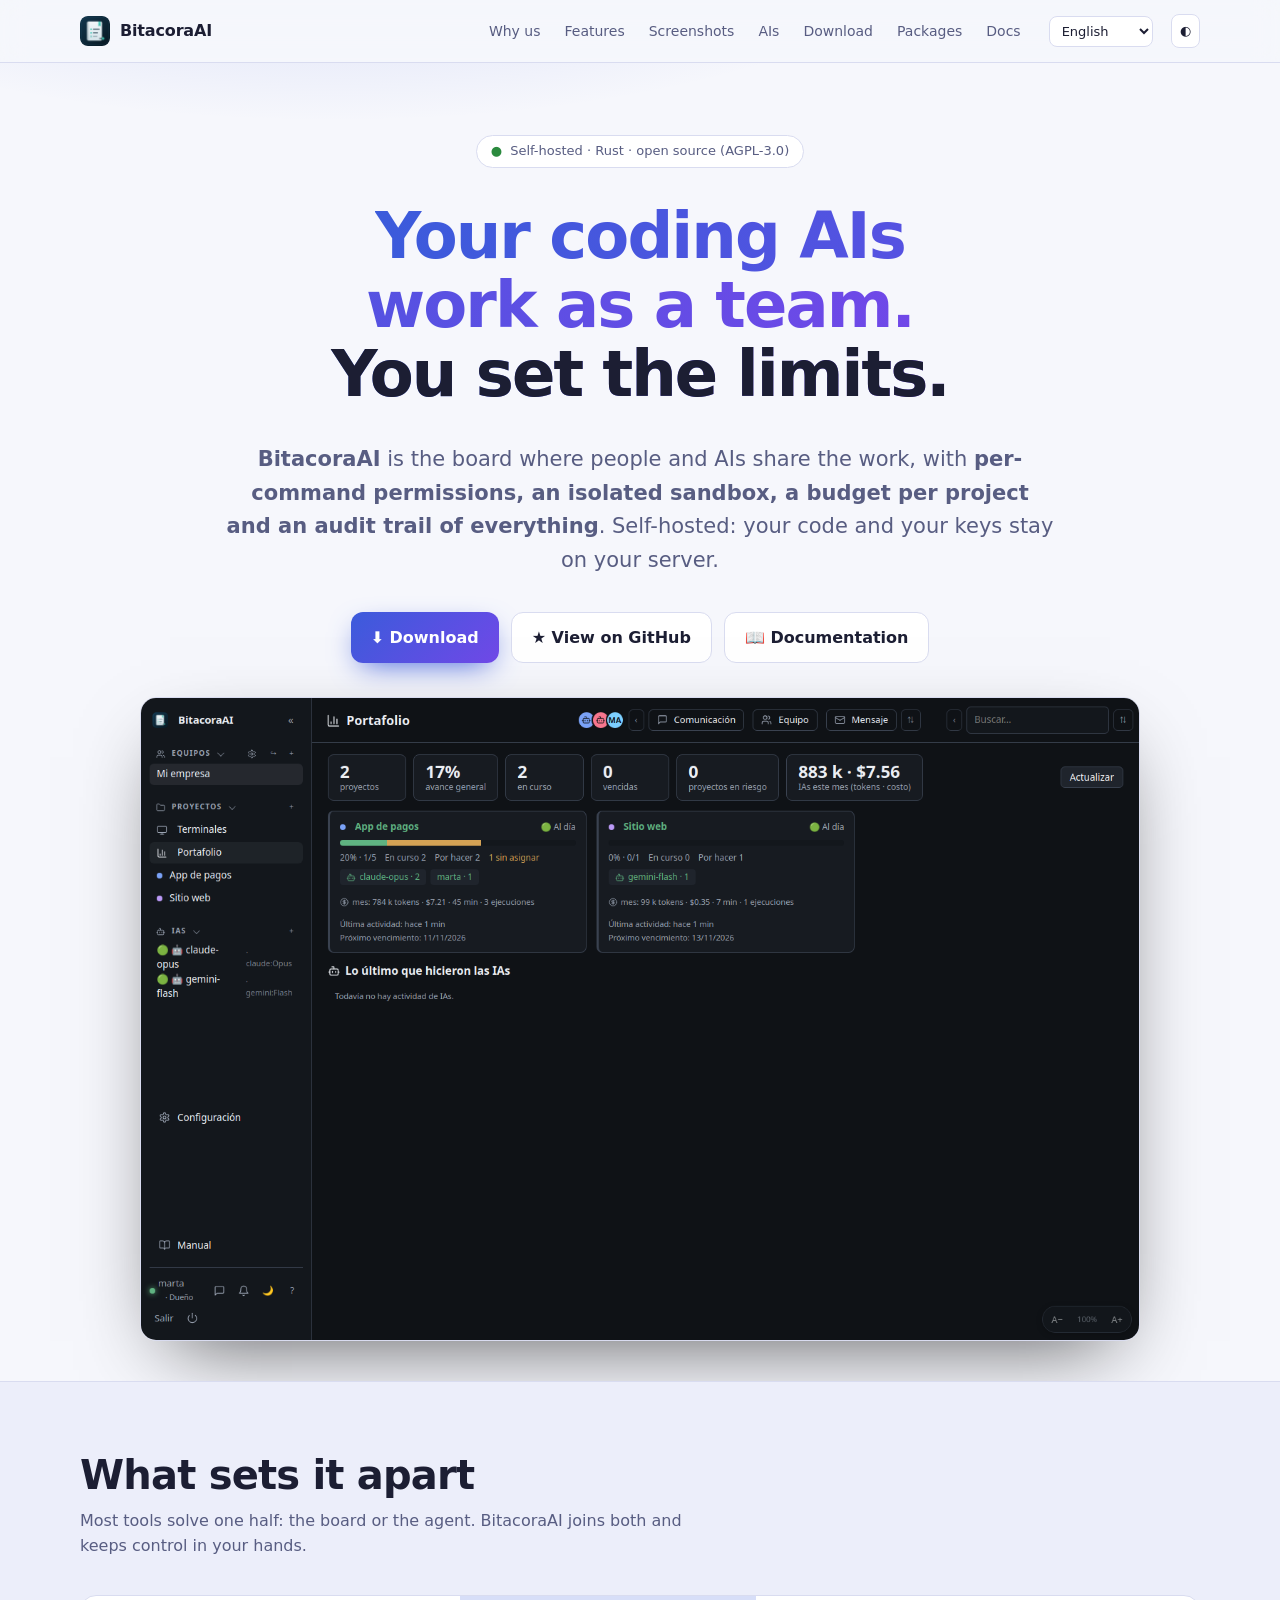
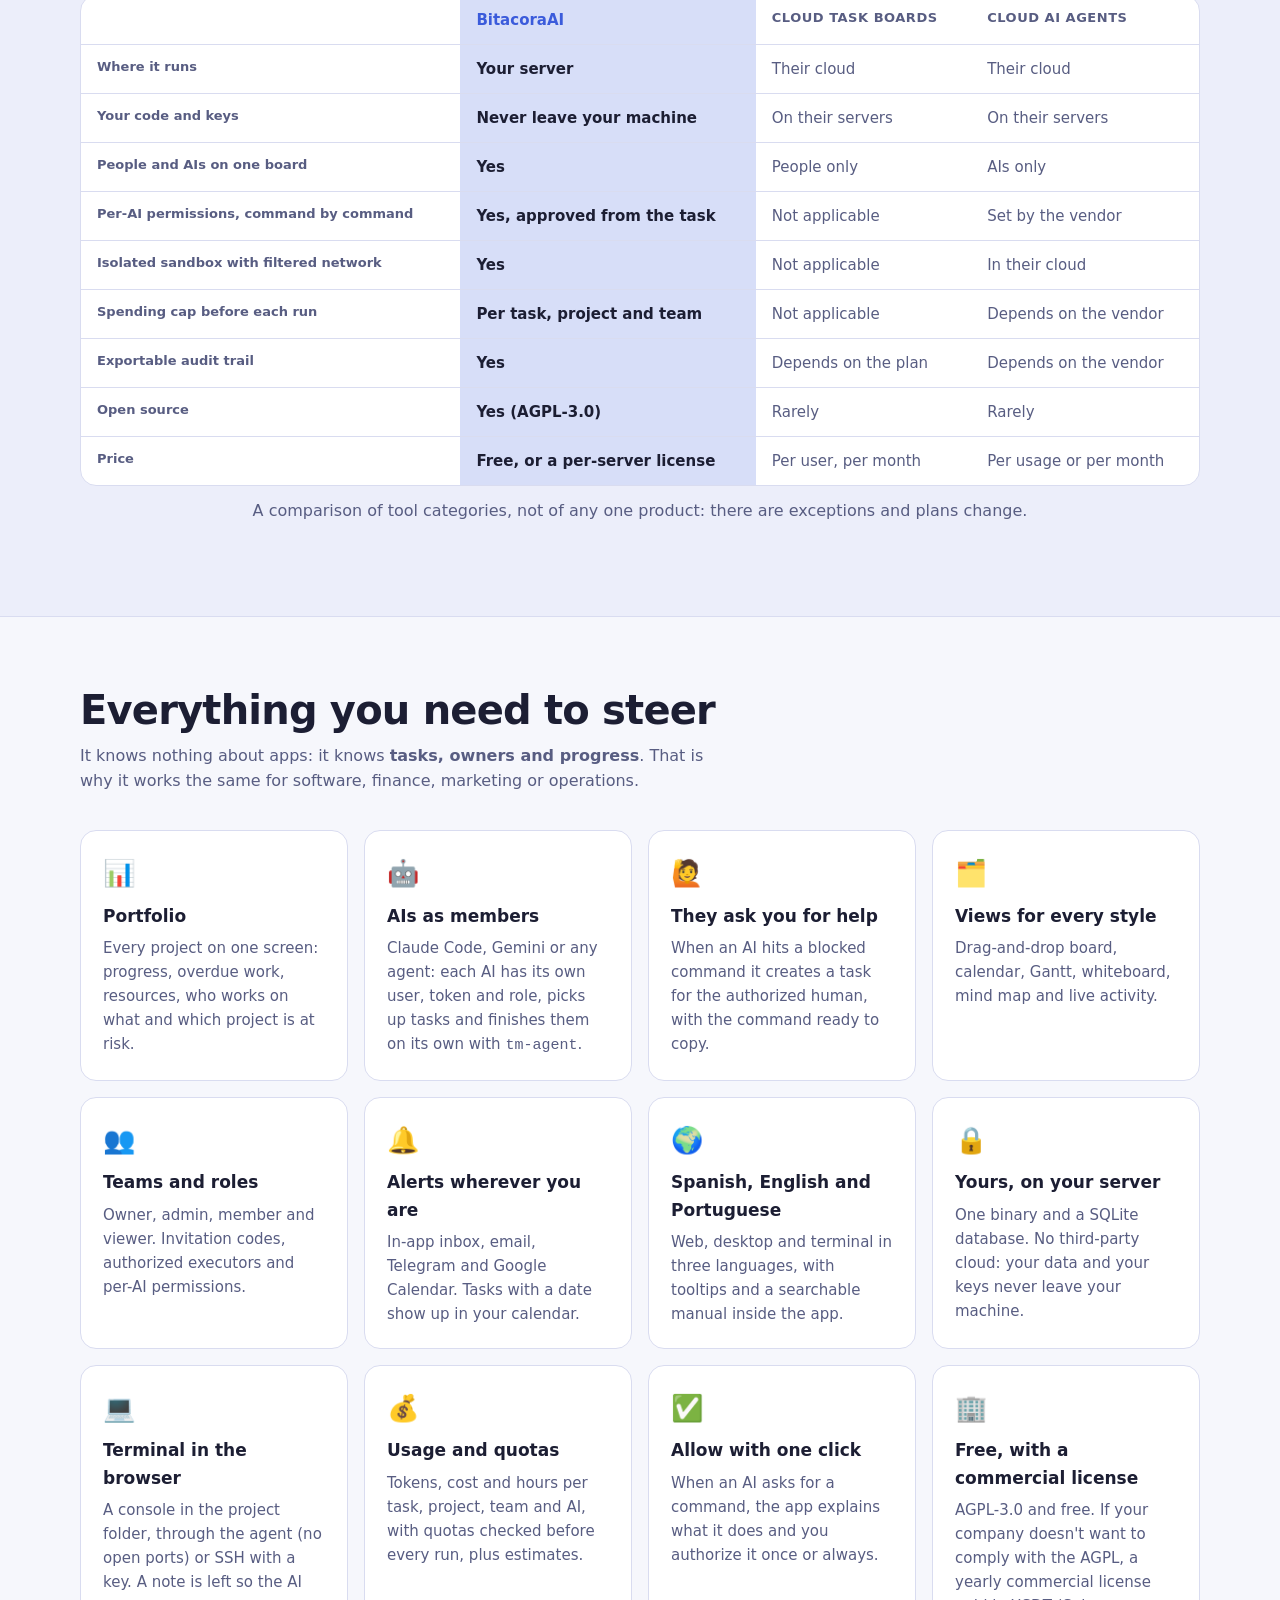
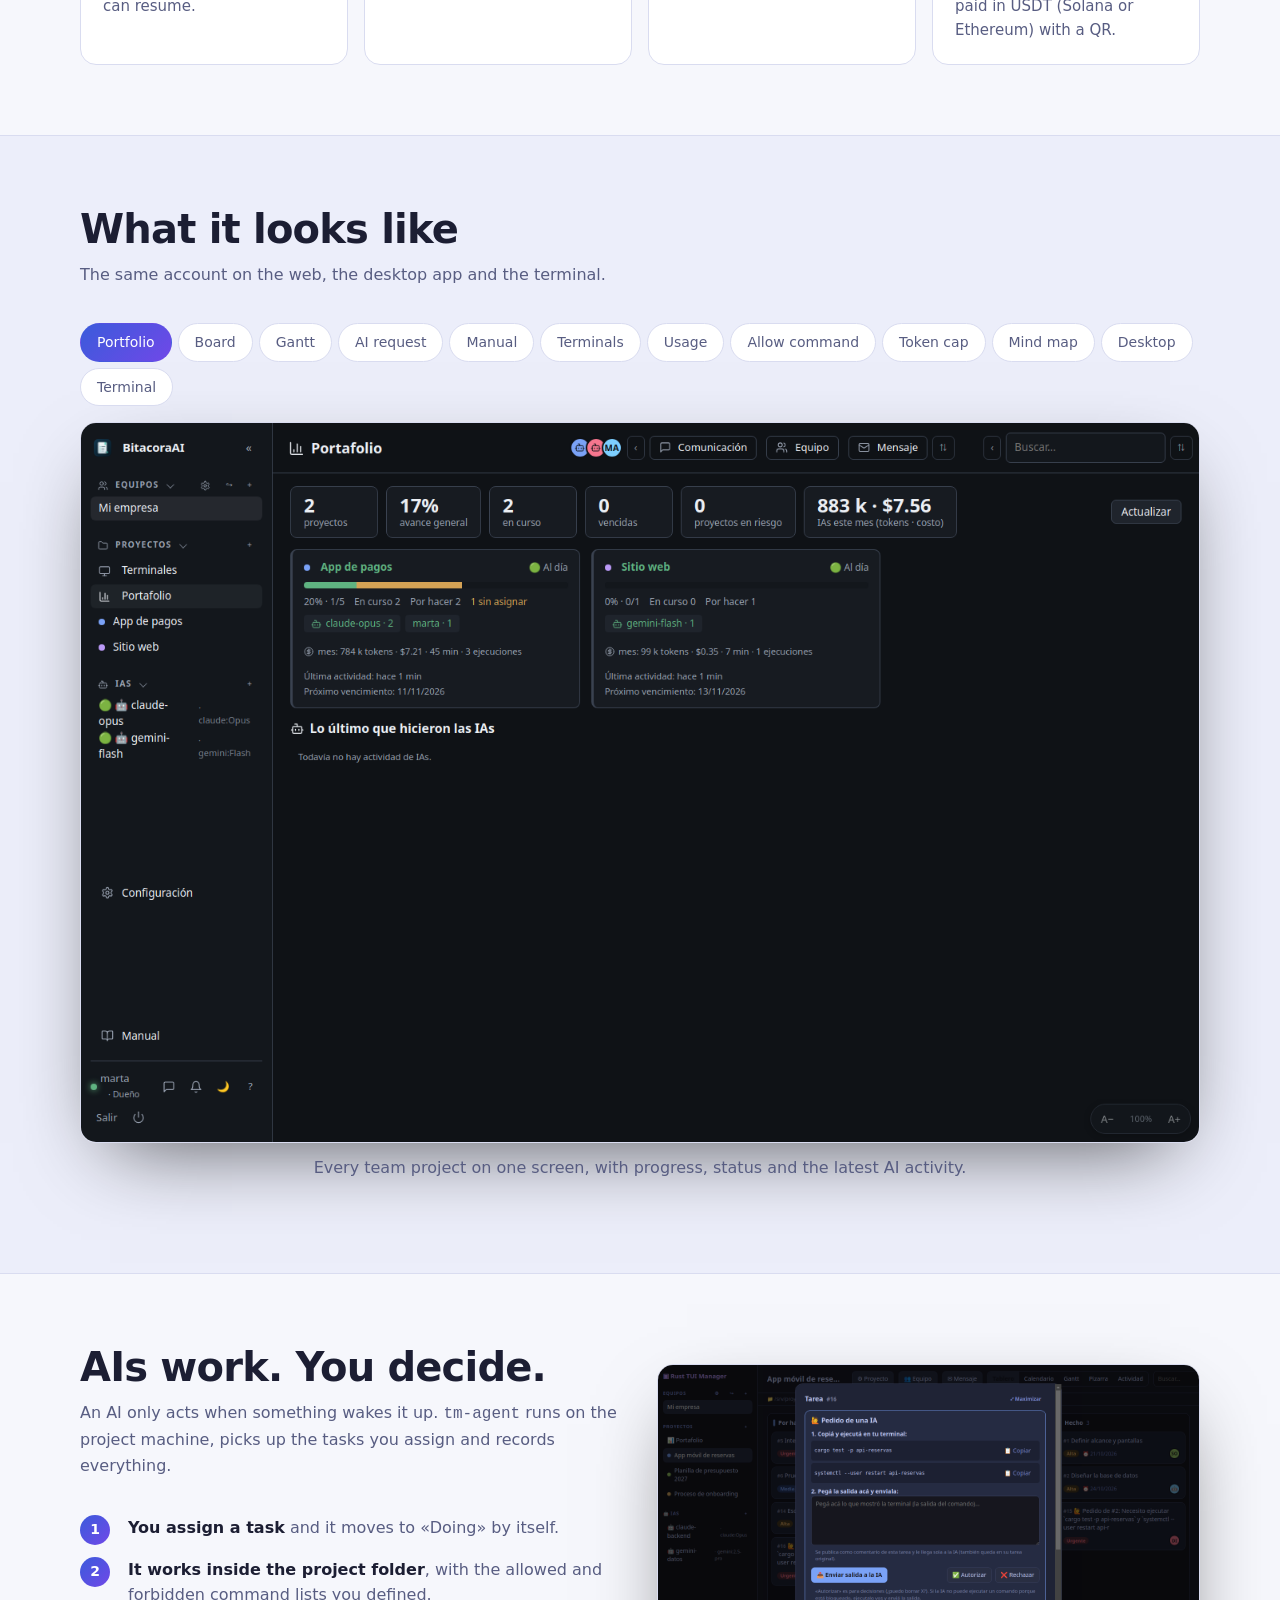
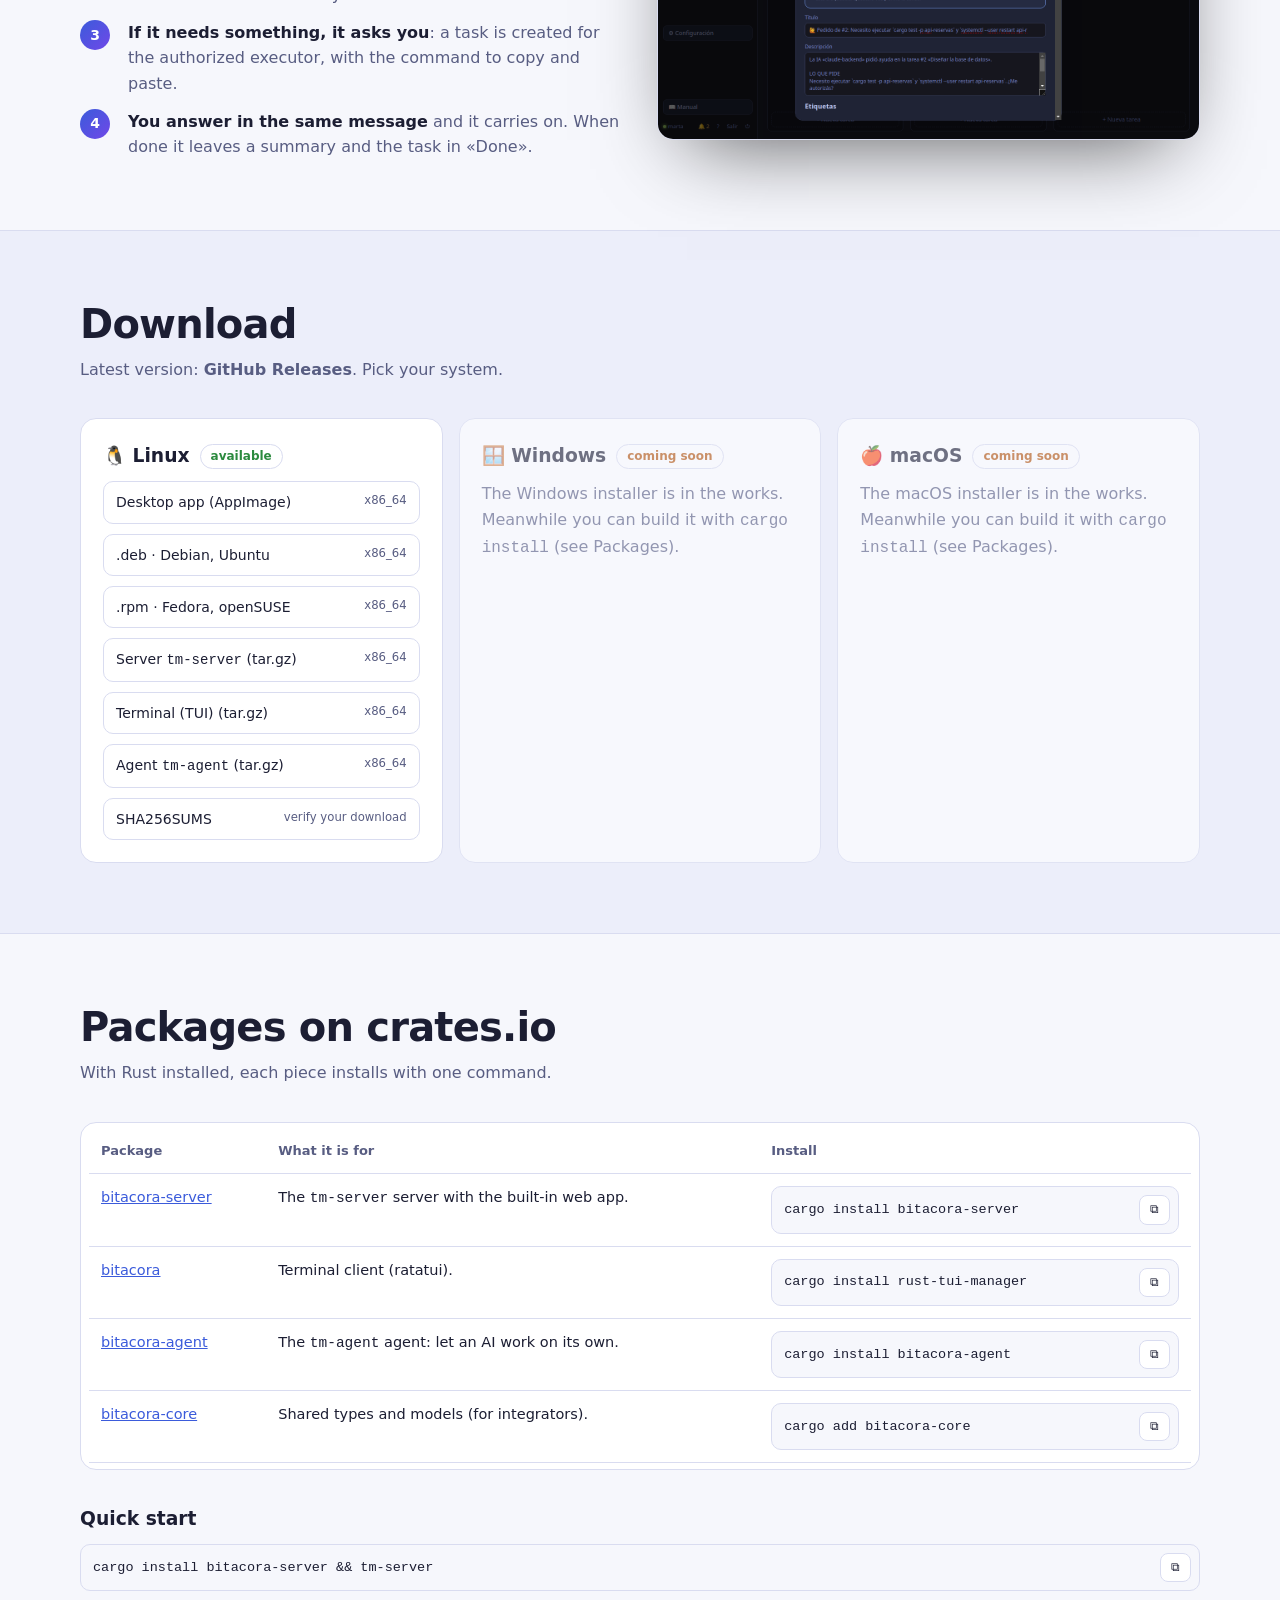
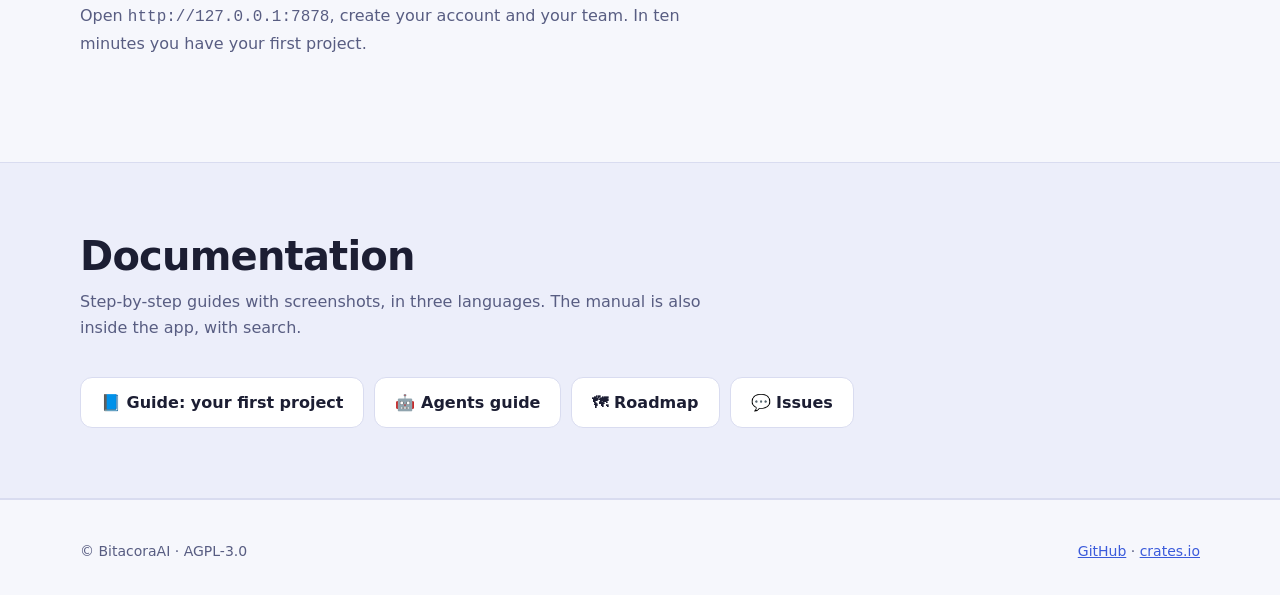
<file: docs/index.html>
<!doctype html>
<html lang="es">
<head>
<meta charset="utf-8">
<meta name="viewport" content="width=device-width, initial-scale=1">
<title>BitacoraAI · tablero de comando para tus IAs</title>
<meta name="description" content="Un tablero de comando autoalojado: dirigí varios proyectos a la vez con personas e IAs en el mismo tablero. Web, escritorio, terminal y agentes.">
<meta property="og:title" content="BitacoraAI">
<meta property="og:description" content="Dirigí varios proyectos a la vez con personas e IAs en el mismo tablero. Autoalojado, en Rust.">
<meta property="og:image" content="https://raw.githubusercontent.com/polblancoo/bitacoraai/main/docs/screenshots/guia-11-portafolio.png">
<link rel="icon" href="logo/logo-512.png">
<style>
:root{--bg:#0d0e17;--bg2:#13141f;--card:#181a28;--line:#2a2d44;--fg:#e6e9f7;--dim:#9aa0c3;--acc:#7aa2f7;--acc2:#bb9af7;--ok:#9ece6a;--warn:#e0af68;--glow:#7aa2f755}
@media (prefers-color-scheme:light){:root:not([data-theme=dark]){--bg:#f6f7fc;--bg2:#eceefa;--card:#fff;--line:#d9dcf0;--fg:#1c1e33;--dim:#585d82;--acc:#3b5bdb;--acc2:#7048e8;--ok:#2b8a3e;--warn:#b45309;--glow:#3b5bdb33}}
:root[data-theme=light]{--bg:#f6f7fc;--bg2:#eceefa;--card:#fff;--line:#d9dcf0;--fg:#1c1e33;--dim:#585d82;--acc:#3b5bdb;--acc2:#7048e8;--ok:#2b8a3e;--warn:#b45309;--glow:#3b5bdb33}
*{box-sizing:border-box;margin:0}
html{scroll-behavior:smooth}
body{background:var(--bg);color:var(--fg);font:16px/1.6 system-ui,-apple-system,"Segoe UI",Roboto,sans-serif;-webkit-font-smoothing:antialiased}
a{color:var(--acc)}
img{max-width:100%;display:block}
.wrap{width:min(1120px,100% - 32px);margin-inline:auto}
header{position:sticky;top:0;z-index:20;backdrop-filter:blur(12px);background:color-mix(in srgb,var(--bg) 80%,transparent);border-bottom:1px solid var(--line)}
.nav{display:flex;align-items:center;gap:18px;height:62px}
.brand{display:flex;align-items:center;gap:10px;font-weight:800;color:var(--fg);text-decoration:none;letter-spacing:-.01em}
.brand img{width:30px;height:30px;border-radius:8px}
.nav nav{display:flex;gap:4px;margin-left:auto;flex-wrap:wrap}
.nav nav a{color:var(--dim);text-decoration:none;padding:6px 10px;border-radius:8px;font-size:14px}
.nav nav a:hover{color:var(--fg);background:var(--bg2)}
select,.btn-theme{background:var(--card);color:var(--fg);border:1px solid var(--line);border-radius:8px;padding:6px 8px;font:inherit;font-size:13px;cursor:pointer}
.hero{padding:72px 0 40px;position:relative;overflow:hidden}
.hero::before{content:"";position:absolute;inset:-20% -10% auto;height:520px;background:radial-gradient(60% 60% at 30% 20%,var(--glow),transparent 70%),radial-gradient(40% 50% at 80% 10%,#bb9af733,transparent 70%);pointer-events:none}
.hero .wrap{position:relative;display:grid;gap:34px;text-align:center;justify-items:center}
.pill{display:inline-flex;gap:8px;align-items:center;border:1px solid var(--line);background:var(--card);border-radius:999px;padding:5px 14px;font-size:13px;color:var(--dim)}
.pill b{color:var(--ok)}
h1{font-size:clamp(34px,6vw,64px);line-height:1.08;letter-spacing:-.03em;max-width:15ch}
h1 span{background:linear-gradient(90deg,var(--acc),var(--acc2));-webkit-background-clip:text;background-clip:text;color:transparent}
.lead{font-size:clamp(17px,2.2vw,21px);color:var(--dim);max-width:62ch}
.cta{display:flex;gap:12px;flex-wrap:wrap;justify-content:center}
.btn{display:inline-flex;align-items:center;gap:8px;padding:12px 20px;border-radius:12px;font-weight:700;text-decoration:none;border:1px solid var(--line);color:var(--fg);background:var(--card);transition:transform .15s,border-color .15s}
.btn:hover{transform:translateY(-2px);border-color:var(--acc)}
.btn.primary{background:linear-gradient(135deg,var(--acc),var(--acc2));color:#fff;border:0;box-shadow:0 10px 30px -10px var(--acc)}
.shot{border:1px solid var(--line);border-radius:16px;overflow:hidden;background:var(--card);box-shadow:0 30px 80px -30px #000a,0 0 0 1px #ffffff08}
.shot img{width:100%;height:auto}
.hero .shot{width:min(1000px,100%)}
section{padding:70px 0;scroll-margin-top:62px}
section.alt{background:var(--bg2);border-block:1px solid var(--line)}
h2{font-size:clamp(26px,4vw,40px);letter-spacing:-.02em;line-height:1.15;margin-bottom:10px}
.sub{color:var(--dim);max-width:64ch;margin-bottom:36px}
.grid{display:grid;gap:16px;grid-template-columns:repeat(auto-fit,minmax(250px,1fr))}
.card{background:var(--card);border:1px solid var(--line);border-radius:16px;padding:22px}
.cmp{overflow-x:auto;border:1px solid var(--line);border-radius:16px;background:var(--card)}
.cmp table{width:100%;border-collapse:collapse;min-width:640px;font-size:15px}
.cmp th,.cmp td{padding:12px 16px;text-align:left;border-bottom:1px solid var(--line);vertical-align:top}
.cmp tbody tr:last-child th,.cmp tbody tr:last-child td{border-bottom:0}
.cmp thead th{font-size:13px;letter-spacing:.04em;text-transform:uppercase;color:var(--dim)}
.cmp tbody th{font-weight:600}
.cmp td{color:var(--dim)}
.cmp .us{color:var(--fg);background:var(--glow);font-weight:600}
.cmp thead th.us{color:var(--acc);text-transform:none;font-size:15px;letter-spacing:0}
.card .ic{font-size:26px;margin-bottom:8px}
.card h3{font-size:17px;margin-bottom:6px}
.card p{color:var(--dim);font-size:15px}
.tabs{display:flex;gap:6px;flex-wrap:wrap;margin-bottom:16px}
.tabs button{background:var(--card);color:var(--dim);border:1px solid var(--line);border-radius:999px;padding:7px 16px;font:inherit;font-size:14px;cursor:pointer}
.tabs button.on{color:#fff;background:linear-gradient(135deg,var(--acc),var(--acc2));border-color:transparent}
.cap{color:var(--dim);margin-top:12px;text-align:center;min-height:3em}
.two{display:grid;gap:34px;grid-template-columns:1fr 1fr;align-items:center}
@media(max-width:820px){.two{grid-template-columns:1fr}}
.steps{list-style:none;padding:0;display:grid;gap:12px;counter-reset:s}
.steps li{counter-increment:s;display:grid;grid-template-columns:36px 1fr;gap:12px;align-items:start;color:var(--dim)}
.steps li::before{content:counter(s);display:grid;place-items:center;width:30px;height:30px;border-radius:50%;background:linear-gradient(135deg,var(--acc),var(--acc2));color:#fff;font-weight:800;font-size:14px}
.steps b{color:var(--fg)}
.dl{display:grid;gap:16px;grid-template-columns:repeat(auto-fit,minmax(260px,1fr))}
.os{background:var(--card);border:1px solid var(--line);border-radius:16px;padding:22px;display:grid;gap:10px;align-content:start}
.os h3{display:flex;align-items:center;gap:10px}
.os.soon{opacity:.6}
.os .tag{font-size:12px;border:1px solid var(--line);border-radius:999px;padding:2px 10px;color:var(--warn)}
.os a.f{display:flex;justify-content:space-between;gap:10px;text-decoration:none;color:var(--fg);border:1px solid var(--line);border-radius:10px;padding:9px 12px;font-size:14px}
.os a.f:hover{border-color:var(--acc)}
.os a.f small{color:var(--dim)}
code,pre{font-family:ui-monospace,SFMono-Regular,Menlo,Consolas,monospace}
.cmd{display:flex;align-items:center;gap:8px;background:var(--bg);border:1px solid var(--line);border-radius:10px;padding:8px 8px 8px 12px;font-size:13.5px;overflow:hidden}
.cmd code{flex:1;overflow-x:auto;white-space:nowrap}
.cmd button{background:var(--card);color:var(--fg);border:1px solid var(--line);border-radius:8px;padding:4px 10px;font:inherit;font-size:12px;cursor:pointer}
table{width:100%;border-collapse:collapse;font-size:14.5px}
th,td{text-align:left;padding:12px;border-bottom:1px solid var(--line);vertical-align:top}
th{color:var(--dim);font-weight:600;font-size:13px}
.tbl{background:var(--card);border:1px solid var(--line);border-radius:16px;overflow-x:auto;padding:6px 8px}
footer{padding:40px 0;color:var(--dim);font-size:14px;border-top:1px solid var(--line)}
footer .wrap{display:flex;gap:16px;flex-wrap:wrap;justify-content:space-between}
.docs{display:flex;gap:10px;flex-wrap:wrap}
</style>
</head>
<body>
<header><div class="wrap nav">
  <a class="brand" href="#top"><img src="logo/logo-512.png" alt=""> BitacoraAI</a>
  <nav>
    <a href="#difference" data-i="nav_diff">Diferencias</a>
    <a href="#features" data-i="nav_features">Funciones</a>
    <a href="#screens" data-i="nav_screens">Capturas</a>
    <a href="#ai" data-i="nav_ai">IAs</a>
    <a href="#download" data-i="nav_download">Descargar</a>
    <a href="#packages" data-i="nav_packages">Paquetes</a>
    <a href="#docs" data-i="nav_docs">Documentación</a>
  </nav>
  <select id="lang" aria-label="Idioma / Language"><option value="es">Español</option><option value="en">English</option><option value="pt">Português</option></select>
  <button class="btn-theme" id="theme" title="Tema claro / oscuro" aria-label="Tema">◐</button>
</div></header>

<main id="top">
<div class="hero"><div class="wrap">
  <span class="pill"><b>●</b> <span data-i="pill">Autoalojado · Rust · código abierto (AGPL-3.0)</span></span>
  <h1><span data-i="h1a">Tus IAs de código trabajan en equipo.</span> <span data-i="h1b" style="-webkit-text-fill-color:var(--fg);color:var(--fg)">Vos ponés los límites.</span></h1>
  <p class="lead" data-i="lead">Dirigí varios proyectos a la vez —una app, una planilla, un onboarding, lo que sea— con <b>personas e IAs en el mismo tablero</b>. Cada proyecto sabe dónde vive su trabajo (carpeta y repositorio). Vos fijás las reglas; las IAs trabajan y te piden ayuda cuando la necesitan.</p>
  <div class="cta">
    <a class="btn primary" href="descargas.html" data-i="cta_dl">⬇ Descargar</a>
    <a class="btn" href="https://github.com/polblancoo/bitacoraai" data-i="cta_gh">★ Ver en GitHub</a>
    <a class="btn" href="#docs" data-i="cta_docs">📖 Documentación</a>
  </div>
  <div class="shot"><img src="screenshots/guia-11-portafolio.png" alt="Portafolio con todos los proyectos" id="heroimg" width="1300" height="900"></div>
</div></div>

<section id="difference" class="alt"><div class="wrap">
  <h2 data-i="v_h">Lo que nos diferencia</h2>
  <p class="sub" data-i="v_s">La mayoría de las herramientas resuelven una mitad: el tablero o el agente. BitacoraAI junta las dos y deja el control en tus manos.</p>
  <div class="cmp"><table>
    <thead><tr><th></th><th class="us">BitacoraAI</th><th data-i="v_c1">Tableros de tareas en la nube</th><th data-i="v_c2">Agentes de IA en la nube</th></tr></thead>
    <tbody>
<tr><th scope="row" data-i="vr0">Dónde corre</th><td class="us" data-i="vc0_0">Tu servidor</td><td class="" data-i="vc0_1">Su nube</td><td class="" data-i="vc0_2">Su nube</td></tr>
<tr><th scope="row" data-i="vr1">Tu código y tus claves</th><td class="us" data-i="vc1_0">No salen de tu máquina</td><td class="" data-i="vc1_1">En sus servidores</td><td class="" data-i="vc1_2">En sus servidores</td></tr>
<tr><th scope="row" data-i="vr2">Personas e IAs en el mismo tablero</th><td class="us" data-i="vc2_0">Sí</td><td class="" data-i="vc2_1">Solo personas</td><td class="" data-i="vc2_2">Solo IAs</td></tr>
<tr><th scope="row" data-i="vr3">Permisos de cada IA, comando por comando</th><td class="us" data-i="vc3_0">Sí, y los autorizás desde la tarea</td><td class="" data-i="vc3_1">No aplica</td><td class="" data-i="vc3_2">Los define el proveedor</td></tr>
<tr><th scope="row" data-i="vr4">Cápsula aislada con red filtrada</th><td class="us" data-i="vc4_0">Sí</td><td class="" data-i="vc4_1">No aplica</td><td class="" data-i="vc4_2">En su nube</td></tr>
<tr><th scope="row" data-i="vr5">Tope de gasto antes de ejecutar</th><td class="us" data-i="vc5_0">Por tarea, proyecto y equipo</td><td class="" data-i="vc5_1">No aplica</td><td class="" data-i="vc5_2">Según el proveedor</td></tr>
<tr><th scope="row" data-i="vr6">Auditoría exportable</th><td class="us" data-i="vc6_0">Sí</td><td class="" data-i="vc6_1">Según el plan</td><td class="" data-i="vc6_2">Según el proveedor</td></tr>
<tr><th scope="row" data-i="vr7">Código abierto</th><td class="us" data-i="vc7_0">Sí (AGPL-3.0)</td><td class="" data-i="vc7_1">Rara vez</td><td class="" data-i="vc7_2">Rara vez</td></tr>
<tr><th scope="row" data-i="vr8">Precio</th><td class="us" data-i="vc8_0">Gratis, o licencia por servidor</td><td class="" data-i="vc8_1">Por usuario y por mes</td><td class="" data-i="vc8_2">Por uso o por mes</td></tr>
    </tbody>
  </table></div>
  <p class="cap" data-i="v_note">Comparación entre categorías de herramientas, no de un producto en particular: hay excepciones y los planes cambian.</p>
</div></section>

<section id="features"><div class="wrap">
  <h2 data-i="f_h">Todo lo que necesitás para dirigir</h2>
  <p class="sub" data-i="f_s">No sabe de apps: sabe de <b>tareas, responsables y avance</b>. Por eso sirve igual para software, finanzas, marketing u operaciones.</p>
  <div class="grid">
    <div class="card"><div class="ic">📊</div><h3 data-i="c1h">Portafolio</h3><p data-i="c1p">Todos los proyectos en una pantalla: avance, vencidas, recursos, quién trabaja en qué y qué proyecto está en riesgo.</p></div>
    <div class="card"><div class="ic">🤖</div><h3 data-i="c2h">IAs como miembros</h3><p data-i="c2p">Claude Code, Gemini o cualquier agente: cada IA tiene su usuario, token y rol, toma tareas y las completa sola con <code>tm-agent</code>.</p></div>
    <div class="card"><div class="ic">🙋</div><h3 data-i="c3h">Te piden ayuda</h3><p data-i="c3p">Si una IA se topa con un comando bloqueado, crea una tarea para el humano autorizado, con el comando listo para copiar.</p></div>
    <div class="card"><div class="ic">🗂️</div><h3 data-i="c4h">Vistas para cada estilo</h3><p data-i="c4p">Tablero con arrastrar y soltar, calendario, Gantt, pizarra, mapa mental y actividad en vivo.</p></div>
    <div class="card"><div class="ic">👥</div><h3 data-i="c5h">Equipos y roles</h3><p data-i="c5p">Dueño, admin, miembro y lector. Invitaciones con código, ejecutores autorizados y permisos por IA.</p></div>
    <div class="card"><div class="ic">🔔</div><h3 data-i="c6h">Avisos donde estés</h3><p data-i="c6p">Bandeja en la app, email, Telegram y Google Calendar. Las tareas con fecha aparecen en tu calendario.</p></div>
    <div class="card"><div class="ic">🌍</div><h3 data-i="c7h">Español, inglés y portugués</h3><p data-i="c7p">Interfaz web, escritorio y terminal en tres idiomas, con tooltips y un manual con buscador dentro de la app.</p></div>
    <div class="card"><div class="ic">🔒</div><h3 data-i="c8h">Tuyo, en tu servidor</h3><p data-i="c8p">Un solo binario y una base SQLite. Sin nube de terceros: tus datos y tus claves no salen de tu máquina.</p></div>
    <div class="card"><div class="ic">💻</div><h3 data-i="c9h">Terminal en el navegador</h3><p data-i="c9p">Una consola en la carpeta del proyecto, por el agente (sin puertos abiertos) o por SSH con clave. Queda una nota para que la IA retome.</p></div>
    <div class="card"><div class="ic">💰</div><h3 data-i="c10h">Consumo y cuotas</h3><p data-i="c10p">Tokens, costo y horas por tarea, proyecto, equipo e IA, con cuotas que se revisan antes de cada ejecución y estimación.</p></div>
    <div class="card"><div class="ic">✅</div><h3 data-i="c11h">Permitir con un clic</h3><p data-i="c11p">Cuando una IA pide un comando, la app explica qué hace y lo autorizás una vez o siempre.</p></div>
    <div class="card"><div class="ic">🏢</div><h3 data-i="c12h">Libre, con licencia comercial</h3><p data-i="c12p">AGPL-3.0 y gratis. Si tu empresa no quiere cumplir la AGPL, licencia comercial anual pagada en USDT (Solana o Ethereum) con QR.</p></div>
  </div>
</div></section>

<section id="screens" class="alt"><div class="wrap">
  <h2 data-i="s_h">Así se ve</h2>
  <p class="sub" data-i="s_s">La misma cuenta en la web, la app de escritorio y la terminal.</p>
  <div class="tabs" id="tabs"></div>
  <div class="shot"><img id="shotimg" src="" alt="" width="1300" height="900"></div>
  <p class="cap" id="cap"></p>
</div></section>

<section id="ai"><div class="wrap two">
  <div>
    <h2 data-i="a_h">Las IAs trabajan. Vos decidís.</h2>
    <p class="sub" data-i="a_s">Una IA solo actúa cuando algo la despierta. <code>tm-agent</code> corre en la máquina del proyecto, toma las tareas que le asignes y deja todo registrado.</p>
    <ol class="steps">
      <li><span data-i="a1"><b>Le asignás una tarea</b> y pasa sola a «En curso».</span></li>
      <li><span data-i="a2"><b>Trabaja dentro de la carpeta del proyecto</b>, con la lista de comandos permitidos y prohibidos que definiste.</span></li>
      <li><span data-i="a3"><b>Si necesita algo, te lo pide</b>: se crea una tarea para el ejecutor autorizado, con el comando para copiar y pegar.</span></li>
      <li><span data-i="a4"><b>Le contestás en el mismo mensaje</b> y sigue. Al terminar deja un resumen y la tarea en «Hecho».</span></li>
    </ol>
  </div>
  <div class="shot"><img src="screenshots/guia-12-pedido.png" alt="Pedido de una IA con el comando para copiar" loading="lazy" width="1300" height="900"></div>
</div></section>

<section id="download" class="alt"><div class="wrap">
  <h2 data-i="d_h">Descargar</h2>
  <p class="sub"><span data-i="d_s">Última versión</span>: <b id="ver">…</b>. <span data-i="d_s2">Elegí tu sistema.</span></p>
  <div class="dl">
    <div class="os">
      <h3>🐧 Linux <span class="tag" style="color:var(--ok)" data-i="avail">disponible</span></h3>
      <a class="f" id="dl-appimage" href="https://github.com/polblancoo/bitacoraai/releases/latest"><span data-i="d_app">App de escritorio (AppImage)</span><small>x86_64</small></a>
      <a class="f" id="dl-deb" href="https://github.com/polblancoo/bitacoraai/releases/latest"><span>.deb · Debian, Ubuntu</span><small>x86_64</small></a>
      <a class="f" id="dl-rpm" href="https://github.com/polblancoo/bitacoraai/releases/latest"><span>.rpm · Fedora, openSUSE</span><small>x86_64</small></a>
      <a class="f" id="dl-server" href="https://github.com/polblancoo/bitacoraai/releases/latest"><span data-i="d_srv">Servidor <code>tm-server</code> (tar.gz)</span><small>x86_64</small></a>
      <a class="f" id="dl-tui" href="https://github.com/polblancoo/bitacoraai/releases/latest"><span data-i="d_tui">Terminal (TUI) (tar.gz)</span><small>x86_64</small></a>
      <a class="f" id="dl-agent" href="https://github.com/polblancoo/bitacoraai/releases/latest"><span data-i="d_agt">Agente <code>tm-agent</code> (tar.gz)</span><small>x86_64</small></a>
      <a class="f" id="dl-sums" href="https://github.com/polblancoo/bitacoraai/releases/latest"><span>SHA256SUMS</span><small data-i="d_ver">verificá la descarga</small></a>
    </div>
    <div class="os soon"><h3>🪟 Windows <span class="tag" data-i="soon">próximamente</span></h3><p style="color:var(--dim)" data-i="d_win">El instalador para Windows está en preparación. Mientras tanto podés compilarlo con <code>cargo install</code> (ver Paquetes).</p></div>
    <div class="os soon"><h3>🍎 macOS <span class="tag" data-i="soon">próximamente</span></h3><p style="color:var(--dim)" data-i="d_mac">El instalador para macOS está en preparación. Mientras tanto podés compilarlo con <code>cargo install</code> (ver Paquetes).</p></div>
  </div>
</div></section>

<section id="packages"><div class="wrap">
  <h2 data-i="p_h">Paquetes en crates.io</h2>
  <p class="sub" data-i="p_s">Con Rust instalado, cada pieza se instala con un comando.</p>
  <div class="tbl"><table>
    <thead><tr><th data-i="p_c1">Paquete</th><th data-i="p_c2">Para qué sirve</th><th data-i="p_c3">Instalar</th></tr></thead>
    <tbody>
      <tr><td><a href="https://crates.io/crates/bitacora-server">bitacora-server</a></td><td data-i="p_srv">El servidor <code>tm-server</code> con la web integrada.</td><td><div class="cmd"><code>cargo install bitacora-server</code><button data-copy>⧉</button></div></td></tr>
      <tr><td><a href="https://crates.io/crates/bitacora">bitacora</a></td><td data-i="p_tui">Cliente de terminal (ratatui).</td><td><div class="cmd"><code>cargo install rust-tui-manager</code><button data-copy>⧉</button></div></td></tr>
      <tr><td><a href="https://crates.io/crates/bitacora-agent">bitacora-agent</a></td><td data-i="p_agt">El agente <code>tm-agent</code>: que una IA trabaje sola.</td><td><div class="cmd"><code>cargo install bitacora-agent</code><button data-copy>⧉</button></div></td></tr>
      <tr><td><a href="https://crates.io/crates/bitacora-core">bitacora-core</a></td><td data-i="p_core">Tipos y modelos compartidos (para quien integre).</td><td><div class="cmd"><code>cargo add bitacora-core</code><button data-copy>⧉</button></div></td></tr>
    </tbody>
  </table></div>
  <h3 style="margin:34px 0 10px" data-i="q_h">Arranque rápido</h3>
  <div class="cmd"><code>cargo install bitacora-server && tm-server</code><button data-copy>⧉</button></div>
  <p class="sub" style="margin-top:12px" data-i="q_s">Abrí <code>http://127.0.0.1:7878</code>, creá tu cuenta y tu equipo. En diez minutos tenés el primer proyecto.</p>
</div></section>

<section id="docs" class="alt"><div class="wrap">
  <h2 data-i="x_h">Documentación</h2>
  <p class="sub" data-i="x_s">Guías paso a paso con capturas, en tres idiomas. El manual también está dentro de la app, con buscador.</p>
  <div class="docs">
    <a class="btn" id="d-guide" href="https://github.com/polblancoo/bitacoraai/blob/main/docs/GUIA.md" data-i="x_guide">📘 Guía: tu primer proyecto</a>
    <a class="btn" id="d-agents" href="https://github.com/polblancoo/bitacoraai/blob/main/docs/AGENTES.md" data-i="x_agents">🤖 Instructivo de agentes</a>
    <a class="btn" href="https://github.com/polblancoo/bitacoraai/blob/main/ROADMAP.md" data-i="x_road">🗺 Hoja de ruta</a>
    <a class="btn" href="https://github.com/polblancoo/bitacoraai/issues" data-i="x_issues">💬 Issues</a>
  </div>
</div></section>
</main>

<footer><div class="wrap">
  <span>© BitacoraAI · AGPL-3.0</span>
  <span><a href="https://github.com/polblancoo/bitacoraai">GitHub</a> · <a href="https://crates.io/crates/bitacora-server">crates.io</a></span>
</div></footer>

<script>
const T={
es:{nav_diff:"Diferencias",v_h:"Lo que nos diferencia",v_s:"La mayoría de las herramientas resuelven una mitad: el tablero o el agente. BitacoraAI junta las dos y deja el control en tus manos.",v_c1:"Tableros de tareas en la nube",v_c2:"Agentes de IA en la nube",vr0:"Dónde corre",vc0_0:"Tu servidor",vc0_1:"Su nube",vc0_2:"Su nube",vr1:"Tu código y tus claves",vc1_0:"No salen de tu máquina",vc1_1:"En sus servidores",vc1_2:"En sus servidores",vr2:"Personas e IAs en el mismo tablero",vc2_0:"Sí",vc2_1:"Solo personas",vc2_2:"Solo IAs",vr3:"Permisos de cada IA, comando por comando",vc3_0:"Sí, y los autorizás desde la tarea",vc3_1:"No aplica",vc3_2:"Los define el proveedor",vr4:"Cápsula aislada con red filtrada",vc4_0:"Sí",vc4_1:"No aplica",vc4_2:"En su nube",vr5:"Tope de gasto antes de ejecutar",vc5_0:"Por tarea, proyecto y equipo",vc5_1:"No aplica",vc5_2:"Según el proveedor",vr6:"Auditoría exportable",vc6_0:"Sí",vc6_1:"Según el plan",vc6_2:"Según el proveedor",vr7:"Código abierto",vc7_0:"Sí (AGPL-3.0)",vc7_1:"Rara vez",vc7_2:"Rara vez",vr8:"Precio",vc8_0:"Gratis, o licencia por servidor",vc8_1:"Por usuario y por mes",vc8_2:"Por uso o por mes",v_note:"Comparación entre categorías de herramientas, no de un producto en particular: hay excepciones y los planes cambian.",nav_features:"Funciones",nav_screens:"Capturas",nav_ai:"IAs",nav_download:"Descargar",nav_packages:"Paquetes",nav_docs:"Documentación",pill:"Autoalojado · Rust · código abierto (AGPL-3.0)",h1a:"Tus IAs de código trabajan en equipo.",h1b:"Vos ponés los límites.",lead:"<b>BitacoraAI</b> es el tablero donde personas e IAs comparten el trabajo, con <b>permisos por comando, cápsula aislada, presupuesto por proyecto y auditoría de todo</b>. Autoalojado: tu código y tus claves quedan en tu servidor.",cta_dl:"⬇ Descargar",cta_gh:"★ Ver en GitHub",cta_docs:"📖 Documentación",f_h:"Todo lo que necesitás para dirigir",f_s:"No sabe de apps: sabe de <b>tareas, responsables y avance</b>. Por eso sirve igual para software, finanzas, marketing u operaciones.",c1h:"Portafolio",c1p:"Todos los proyectos en una pantalla: avance, vencidas, recursos, quién trabaja en qué y qué proyecto está en riesgo.",c2h:"IAs como miembros",c2p:"Claude Code, Gemini o cualquier agente: cada IA tiene su usuario, token y rol, toma tareas y las completa sola con <code>tm-agent</code>.",c3h:"Te piden ayuda",c3p:"Si una IA se topa con un comando bloqueado, crea una tarea para el humano autorizado, con el comando listo para copiar.",c4h:"Vistas para cada estilo",c4p:"Tablero con arrastrar y soltar, calendario, Gantt, pizarra, mapa mental y actividad en vivo.",c5h:"Equipos y roles",c5p:"Dueño, admin, miembro y lector. Invitaciones con código, ejecutores autorizados y permisos por IA.",c6h:"Avisos donde estés",c6p:"Bandeja en la app, email, Telegram y Google Calendar. Las tareas con fecha aparecen en tu calendario.",c7h:"Español, inglés y portugués",c7p:"Interfaz web, escritorio y terminal en tres idiomas, con tooltips y un manual con buscador dentro de la app.",c8h:"Tuyo, en tu servidor",c8p:"Un solo binario y una base SQLite. Sin nube de terceros: tus datos y tus claves no salen de tu máquina.",c9h:"Terminal en el navegador",c9p:"Una consola en la carpeta del proyecto, por el agente (sin puertos abiertos) o por SSH con clave. Queda una nota para que la IA retome.",c10h:"Consumo y cuotas",c10p:"Tokens, costo y horas por tarea, proyecto, equipo e IA, con cuotas que se revisan antes de cada ejecución y estimación.",c11h:"Permitir con un clic",c11p:"Cuando una IA pide un comando, la app explica qué hace y lo autorizás una vez o siempre.",c12h:"Libre, con licencia comercial",c12p:"AGPL-3.0 y gratis. Si tu empresa no quiere cumplir la AGPL, licencia comercial anual pagada en USDT (Solana o Ethereum) con QR.",s_h:"Así se ve",s_s:"La misma cuenta en la web, la app de escritorio y la terminal.",a_h:"Las IAs trabajan. Vos decidís.",a_s:"Una IA solo actúa cuando algo la despierta. <code>tm-agent</code> corre en la máquina del proyecto, toma las tareas que le asignes y deja todo registrado.",a1:"<b>Le asignás una tarea</b> y pasa sola a «En curso».",a2:"<b>Trabaja dentro de la carpeta del proyecto</b>, con la lista de comandos permitidos y prohibidos que definiste.",a3:"<b>Si necesita algo, te lo pide</b>: se crea una tarea para el ejecutor autorizado, con el comando para copiar y pegar.",a4:"<b>Le contestás en el mismo mensaje</b> y sigue. Al terminar deja un resumen y la tarea en «Hecho».",d_h:"Descargar",d_s:"Última versión",d_s2:"Elegí tu sistema.",avail:"disponible",soon:"próximamente",d_app:"App de escritorio (AppImage)",d_srv:"Servidor <code>tm-server</code> (tar.gz)",d_tui:"Terminal (TUI) (tar.gz)",d_agt:"Agente <code>tm-agent</code> (tar.gz)",d_ver:"verificá la descarga",d_win:"El instalador para Windows está en preparación. Mientras tanto podés compilarlo con <code>cargo install</code> (ver Paquetes).",d_mac:"El instalador para macOS está en preparación. Mientras tanto podés compilarlo con <code>cargo install</code> (ver Paquetes).",p_h:"Paquetes en crates.io",p_s:"Con Rust instalado, cada pieza se instala con un comando.",p_c1:"Paquete",p_c2:"Para qué sirve",p_c3:"Instalar",p_srv:"El servidor <code>tm-server</code> con la web integrada.",p_tui:"Cliente de terminal (ratatui).",p_agt:"El agente <code>tm-agent</code>: que una IA trabaje sola.",p_core:"Tipos y modelos compartidos (para quien integre).",q_h:"Arranque rápido",q_s:"Abrí <code>http://127.0.0.1:7878</code>, creá tu cuenta y tu equipo. En diez minutos tenés el primer proyecto.",x_h:"Documentación",x_s:"Guías paso a paso con capturas, en tres idiomas. El manual también está dentro de la app, con buscador.",x_guide:"📘 Guía: tu primer proyecto",x_agents:"🤖 Instructivo de agentes",x_road:"🗺 Hoja de ruta",x_issues:"💬 Issues"},
en:{v_h:"What sets it apart",v_s:"Most tools solve one half: the board or the agent. BitacoraAI joins both and keeps control in your hands.",v_c1:"Cloud task boards",v_c2:"Cloud AI agents",v_note:"A comparison of tool categories, not of any one product: there are exceptions and plans change.",vr0:"Where it runs",vc0_0:"Your server",vc0_1:"Their cloud",vc0_2:"Their cloud",vr1:"Your code and keys",vc1_0:"Never leave your machine",vc1_1:"On their servers",vc1_2:"On their servers",vr2:"People and AIs on one board",vc2_0:"Yes",vc2_1:"People only",vc2_2:"AIs only",vr3:"Per-AI permissions, command by command",vc3_0:"Yes, approved from the task",vc3_1:"Not applicable",vc3_2:"Set by the vendor",vr4:"Isolated sandbox with filtered network",vc4_0:"Yes",vc4_1:"Not applicable",vc4_2:"In their cloud",vr5:"Spending cap before each run",vc5_0:"Per task, project and team",vc5_1:"Not applicable",vc5_2:"Depends on the vendor",vr6:"Exportable audit trail",vc6_0:"Yes",vc6_1:"Depends on the plan",vc6_2:"Depends on the vendor",vr7:"Open source",vc7_0:"Yes (AGPL-3.0)",vc7_1:"Rarely",vc7_2:"Rarely",vr8:"Price",vc8_0:"Free, or a per-server license",vc8_1:"Per user, per month",vc8_2:"Per usage or per month",nav_diff:"Why us",nav_features:"Features",nav_screens:"Screenshots",nav_ai:"AIs",nav_download:"Download",nav_packages:"Packages",nav_docs:"Docs",pill:"Self-hosted · Rust · open source (AGPL-3.0)",h1a:"Your coding AIs work as a team.",h1b:"You set the limits.",lead:"<b>BitacoraAI</b> is the board where people and AIs share the work, with <b>per-command permissions, an isolated sandbox, a budget per project and an audit trail of everything</b>. Self-hosted: your code and your keys stay on your server.",cta_dl:"⬇ Download",cta_gh:"★ View on GitHub",cta_docs:"📖 Documentation",f_h:"Everything you need to steer",f_s:"It knows nothing about apps: it knows <b>tasks, owners and progress</b>. That is why it works the same for software, finance, marketing or operations.",c1h:"Portfolio",c1p:"Every project on one screen: progress, overdue work, resources, who works on what and which project is at risk.",c2h:"AIs as members",c2p:"Claude Code, Gemini or any agent: each AI has its own user, token and role, picks up tasks and finishes them on its own with <code>tm-agent</code>.",c3h:"They ask you for help",c3p:"When an AI hits a blocked command it creates a task for the authorized human, with the command ready to copy.",c4h:"Views for every style",c4p:"Drag-and-drop board, calendar, Gantt, whiteboard, mind map and live activity.",c5h:"Teams and roles",c5p:"Owner, admin, member and viewer. Invitation codes, authorized executors and per-AI permissions.",c6h:"Alerts wherever you are",c6p:"In-app inbox, email, Telegram and Google Calendar. Tasks with a date show up in your calendar.",c7h:"Spanish, English and Portuguese",c7p:"Web, desktop and terminal in three languages, with tooltips and a searchable manual inside the app.",c8h:"Yours, on your server",c8p:"One binary and a SQLite database. No third-party cloud: your data and your keys never leave your machine.",c9h:"Terminal in the browser",c9p:"A console in the project folder, through the agent (no open ports) or SSH with a key. A note is left so the AI can resume.",c10h:"Usage and quotas",c10p:"Tokens, cost and hours per task, project, team and AI, with quotas checked before every run, plus estimates.",c11h:"Allow with one click",c11p:"When an AI asks for a command, the app explains what it does and you authorize it once or always.",c12h:"Free, with a commercial license",c12p:"AGPL-3.0 and free. If your company doesn't want to comply with the AGPL, a yearly commercial license paid in USDT (Solana or Ethereum) with a QR.",s_h:"What it looks like",s_s:"The same account on the web, the desktop app and the terminal.",a_h:"AIs work. You decide.",a_s:"An AI only acts when something wakes it up. <code>tm-agent</code> runs on the project machine, picks up the tasks you assign and records everything.",a1:"<b>You assign a task</b> and it moves to «Doing» by itself.",a2:"<b>It works inside the project folder</b>, with the allowed and forbidden command lists you defined.",a3:"<b>If it needs something, it asks you</b>: a task is created for the authorized executor, with the command to copy and paste.",a4:"<b>You answer in the same message</b> and it carries on. When done it leaves a summary and the task in «Done».",d_h:"Download",d_s:"Latest version",d_s2:"Pick your system.",avail:"available",soon:"coming soon",d_app:"Desktop app (AppImage)",d_srv:"Server <code>tm-server</code> (tar.gz)",d_tui:"Terminal (TUI) (tar.gz)",d_agt:"Agent <code>tm-agent</code> (tar.gz)",d_ver:"verify your download",d_win:"The Windows installer is in the works. Meanwhile you can build it with <code>cargo install</code> (see Packages).",d_mac:"The macOS installer is in the works. Meanwhile you can build it with <code>cargo install</code> (see Packages).",p_h:"Packages on crates.io",p_s:"With Rust installed, each piece installs with one command.",p_c1:"Package",p_c2:"What it is for",p_c3:"Install",p_srv:"The <code>tm-server</code> server with the built-in web app.",p_tui:"Terminal client (ratatui).",p_agt:"The <code>tm-agent</code> agent: let an AI work on its own.",p_core:"Shared types and models (for integrators).",q_h:"Quick start",q_s:"Open <code>http://127.0.0.1:7878</code>, create your account and your team. In ten minutes you have your first project.",x_h:"Documentation",x_s:"Step-by-step guides with screenshots, in three languages. The manual is also inside the app, with search.",x_guide:"📘 Guide: your first project",x_agents:"🤖 Agents guide",x_road:"🗺 Roadmap",x_issues:"💬 Issues"},
pt:{v_h:"O que nos diferencia",v_s:"A maioria das ferramentas resolve uma metade: o quadro ou o agente. O BitacoraAI junta as duas e deixa o controle nas suas mãos.",v_c1:"Quadros de tarefas na nuvem",v_c2:"Agentes de IA na nuvem",v_note:"Comparação entre categorias de ferramentas, não de um produto específico: há exceções e os planos mudam.",vr0:"Onde roda",vc0_0:"Seu servidor",vc0_1:"A nuvem deles",vc0_2:"A nuvem deles",vr1:"Seu código e suas chaves",vc1_0:"Não saem da sua máquina",vc1_1:"Nos servidores deles",vc1_2:"Nos servidores deles",vr2:"Pessoas e IAs no mesmo quadro",vc2_0:"Sim",vc2_1:"Só pessoas",vc2_2:"Só IAs",vr3:"Permissões de cada IA, comando a comando",vc3_0:"Sim, e você autoriza pela tarefa",vc3_1:"Não se aplica",vc3_2:"Definidas pelo fornecedor",vr4:"Cápsula isolada com rede filtrada",vc4_0:"Sim",vc4_1:"Não se aplica",vc4_2:"Na nuvem deles",vr5:"Teto de gasto antes de executar",vc5_0:"Por tarefa, projeto e equipe",vc5_1:"Não se aplica",vc5_2:"Depende do fornecedor",vr6:"Auditoria exportável",vc6_0:"Sim",vc6_1:"Depende do plano",vc6_2:"Depende do fornecedor",vr7:"Código aberto",vc7_0:"Sim (AGPL-3.0)",vc7_1:"Raramente",vc7_2:"Raramente",vr8:"Preço",vc8_0:"Grátis, ou licença por servidor",vc8_1:"Por usuário, por mês",vc8_2:"Por uso ou por mês",nav_diff:"Diferenciais",nav_features:"Funções",nav_screens:"Capturas",nav_ai:"IAs",nav_download:"Baixar",nav_packages:"Pacotes",nav_docs:"Documentação",pill:"Auto-hospedado · Rust · código aberto (AGPL-3.0)",h1a:"Suas IAs de código trabalham em equipe.",h1b:"Você define os limites.",lead:"O <b>BitacoraAI</b> é o quadro onde pessoas e IAs dividem o trabalho, com <b>permissões por comando, sandbox isolado, orçamento por projeto e auditoria de tudo</b>. Auto-hospedado: seu código e suas chaves ficam no seu servidor.",cta_dl:"⬇ Baixar",cta_gh:"★ Ver no GitHub",cta_docs:"📖 Documentação",f_h:"Tudo o que você precisa para dirigir",f_s:"Ele não entende de apps: entende de <b>tarefas, responsáveis e andamento</b>. Por isso serve igual para software, finanças, marketing ou operações.",c1h:"Portfólio",c1p:"Todos os projetos em uma tela: andamento, atrasos, recursos, quem trabalha em quê e qual projeto está em risco.",c2h:"IAs como membros",c2p:"Claude Code, Gemini ou qualquer agente: cada IA tem seu usuário, token e papel, pega tarefas e as conclui sozinha com o <code>tm-agent</code>.",c3h:"Elas pedem ajuda",c3p:"Se uma IA esbarra num comando bloqueado, cria uma tarefa para o humano autorizado, com o comando pronto para copiar.",c4h:"Visões para cada estilo",c4p:"Quadro com arrastar e soltar, calendário, Gantt, lousa, mapa mental e atividade ao vivo.",c5h:"Equipes e papéis",c5p:"Dono, admin, membro e leitor. Convites com código, executores autorizados e permissões por IA.",c6h:"Avisos onde você estiver",c6p:"Caixa no app, email, Telegram e Google Calendar. Tarefas com data aparecem no seu calendário.",c7h:"Espanhol, inglês e português",c7p:"Interface web, desktop e terminal em três idiomas, com tooltips e um manual com busca dentro do app.",c8h:"Seu, no seu servidor",c8p:"Um só binário e um banco SQLite. Sem nuvem de terceiros: seus dados e suas chaves não saem da sua máquina.",c9h:"Terminal no navegador",c9p:"Um console na pasta do projeto, pelo agente (sem portas abertas) ou SSH com chave. Fica uma nota para a IA retomar.",c10h:"Consumo e cotas",c10p:"Tokens, custo e horas por tarefa, projeto, equipe e IA, com cotas verificadas antes de cada execução e estimativa.",c11h:"Permitir com um clique",c11p:"Quando uma IA pede um comando, o app explica o que ele faz e você autoriza uma vez ou sempre.",c12h:"Livre, com licença comercial",c12p:"AGPL-3.0 e grátis. Se sua empresa não quer cumprir a AGPL, licença comercial anual paga em USDT (Solana ou Ethereum) com QR.",s_h:"Como fica",s_s:"A mesma conta na web, no app desktop e no terminal.",a_h:"As IAs trabalham. Você decide.",a_s:"Uma IA só age quando algo a desperta. O <code>tm-agent</code> roda na máquina do projeto, pega as tarefas que você atribuir e registra tudo.",a1:"<b>Você atribui uma tarefa</b> e ela passa sozinha para «Em andamento».",a2:"<b>Trabalha dentro da pasta do projeto</b>, com as listas de comandos permitidos e proibidos que você definiu.",a3:"<b>Se precisa de algo, pede a você</b>: é criada uma tarefa para o executor autorizado, com o comando para copiar e colar.",a4:"<b>Você responde na mesma mensagem</b> e ela segue. Ao terminar deixa um resumo e a tarefa em «Concluída».",d_h:"Baixar",d_s:"Última versão",d_s2:"Escolha seu sistema.",avail:"disponível",soon:"em breve",d_app:"App desktop (AppImage)",d_srv:"Servidor <code>tm-server</code> (tar.gz)",d_tui:"Terminal (TUI) (tar.gz)",d_agt:"Agente <code>tm-agent</code> (tar.gz)",d_ver:"verifique o download",d_win:"O instalador para Windows está em preparação. Enquanto isso você pode compilar com <code>cargo install</code> (veja Pacotes).",d_mac:"O instalador para macOS está em preparação. Enquanto isso você pode compilar com <code>cargo install</code> (veja Pacotes).",p_h:"Pacotes no crates.io",p_s:"Com Rust instalado, cada peça se instala com um comando.",p_c1:"Pacote",p_c2:"Para que serve",p_c3:"Instalar",p_srv:"O servidor <code>tm-server</code> com o app web integrado.",p_tui:"Cliente de terminal (ratatui).",p_agt:"O agente <code>tm-agent</code>: deixe uma IA trabalhar sozinha.",p_core:"Tipos e modelos compartilhados (para quem integra).",q_h:"Início rápido",q_s:"Abra <code>http://127.0.0.1:7878</code>, crie sua conta e sua equipe. Em dez minutos você tem o primeiro projeto.",x_h:"Documentação",x_s:"Guias passo a passo com capturas, em três idiomas. O manual também fica dentro do app, com busca.",x_guide:"📘 Guia: seu primeiro projeto",x_agents:"🤖 Guia de agentes",x_road:"🗺 Roteiro",x_issues:"💬 Issues"}};
const SHOTS=[
 ["guia-11-portafolio.png",{es:"Portafolio",en:"Portfolio",pt:"Portfólio"},{es:"Todos los proyectos del equipo en una pantalla, con avance, estado y lo último que hicieron las IAs.",en:"Every team project on one screen, with progress, status and the latest AI activity.",pt:"Todos os projetos da equipe em uma tela, com andamento, estado e o que as IAs fizeram por último."}],
 ["web-board.png",{es:"Tablero",en:"Board",pt:"Quadro"},{es:"Tareas por columna, con arrastrar y soltar y orden manual.",en:"Tasks by column, with drag and drop and manual ordering.",pt:"Tarefas por coluna, com arrastar e soltar e ordem manual."}],
 ["web-gantt.png",{es:"Gantt",en:"Gantt",pt:"Gantt"},{es:"El cronograma del proyecto con dependencias.",en:"The project timeline with dependencies.",pt:"O cronograma do projeto com dependências."}],
 ["guia-12-pedido.png",{es:"Pedido de una IA",en:"AI request",pt:"Pedido de uma IA"},{es:"La IA pide ayuda: tarea creada, comando listo para copiar y respuesta en el mismo mensaje.",en:"The AI asks for help: task created, command ready to copy and answer in the same message.",pt:"A IA pede ajuda: tarefa criada, comando pronto para copiar e resposta na mesma mensagem."}],
 ["guia-13-manual.png",{es:"Manual",en:"Manual",pt:"Manual"},{es:"El manual dentro de la app, con buscador e índice por temas.",en:"The manual inside the app, with search and a topic index.",pt:"O manual dentro do app, com busca e índice por temas."}],
 ["guia-14-terminales.png",{es:"Terminales",en:"Terminals",pt:"Terminais"},{es:"Hasta 8 consolas a la vez y el estado de cada IA al lado.",en:"Up to 8 consoles at once, with each AI's state beside them.",pt:"Até 8 consoles ao mesmo tempo e o estado de cada IA ao lado."}],
 ["guia-15-consumo.png",{es:"Consumo",en:"Usage",pt:"Consumo"},{es:"Tokens, costo y cuotas por IA, tarea, proyecto y equipo.",en:"Tokens, cost and quotas per AI, task, project and team.",pt:"Tokens, custo e cotas por IA, tarefa, projeto e equipe."}],
 ["guia-16-permitir.png",{es:"Permitir comando",en:"Allow command",pt:"Permitir comando"},{es:"La app explica el comando y lo autorizás una vez o siempre.",en:"The app explains the command; authorize it once or always.",pt:"O app explica o comando e você autoriza uma vez ou sempre."}],
 ["guia-17-tokens.png",{es:"Tope de tokens",en:"Token cap",pt:"Teto de tokens"},{es:"Fijá cuánto puede gastar una tarea, con estimación.",en:"Set how much a task may spend, with an estimate.",pt:"Defina quanto uma tarefa pode gastar, com estimativa."}],
 ["web-mindmap.png",{es:"Mapa mental",en:"Mind map",pt:"Mapa mental"},{es:"Cada tarea puede abrirse como mapa mental.",en:"Any task can open as a mind map.",pt:"Qualquer tarefa pode abrir como mapa mental."}],
 ["desktop-board.png",{es:"Escritorio",en:"Desktop",pt:"Desktop"},{es:"La app de escritorio, con la misma cuenta.",en:"The desktop app, with the same account.",pt:"O app desktop, com a mesma conta."}],
 ["tui-board.png",{es:"Terminal",en:"Terminal",pt:"Terminal"},{es:"El cliente de terminal (ratatui), para quien vive en la consola.",en:"The terminal client (ratatui), for those who live in the console.",pt:"O cliente de terminal (ratatui), para quem vive no console."}]];
const REPO="polblancoo/bitacoraai";
let lang=(()=>{try{const s=localStorage.getItem("site-lang");if(T[s])return s}catch{}const n=(navigator.language||"es").slice(0,2);return T[n]?n:"en"})();
let cur=0;
function drawShots(){const tabs=document.getElementById("tabs");tabs.replaceChildren(...SHOTS.map((s,i)=>{const b=document.createElement("button");b.textContent=s[1][lang];b.className=i===cur?"on":"";b.onclick=()=>{cur=i;drawShots()};return b}));const s=SHOTS[cur];const im=document.getElementById("shotimg");im.src="screenshots/"+s[0];im.alt=s[1][lang];document.getElementById("cap").textContent=s[2][lang]}
function apply(){const d=T[lang];document.documentElement.lang=lang;document.querySelectorAll("[data-i]").forEach(e=>{const v=d[e.dataset.i];if(v!=null)e.innerHTML=v});document.getElementById("lang").value=lang;
 const g={es:["GUIA.md","AGENTES.md"],en:["GUIDE.md","AGENTS.md"],pt:["GUIA.pt.md","AGENTES.pt.md"]}[lang];const base="https://github.com/"+REPO+"/blob/main/docs/";document.getElementById("d-guide").href=base+g[0];document.getElementById("d-agents").href=base+g[1];drawShots()}
document.getElementById("lang").onchange=e=>{lang=e.target.value;try{localStorage.setItem("site-lang",lang)}catch{}apply()};
document.getElementById("theme").onclick=()=>{const r=document.documentElement;const dark=getComputedStyle(r).getPropertyValue("--bg").trim()==="#0d0e17";r.dataset.theme=dark?"light":"dark";try{localStorage.setItem("site-theme",r.dataset.theme)}catch{}};
try{const t=localStorage.getItem("site-theme");if(t)document.documentElement.dataset.theme=t}catch{}
document.querySelectorAll("[data-copy]").forEach(b=>b.onclick=()=>{navigator.clipboard?.writeText(b.previousElementSibling.textContent).then(()=>{const o=b.textContent;b.textContent="✓";setTimeout(()=>b.textContent=o,1200)})});
apply();
// enlaces de descarga: salen del último release publicado en GitHub
fetch("https://api.github.com/repos/"+REPO+"/releases/latest").then(r=>r.ok?r.json():Promise.reject()).then(rel=>{
 document.getElementById("ver").textContent=rel.tag_name;
 const pick=(re)=>rel.assets.find(a=>re.test(a.name));
 const map={appimage:/\.AppImage$/,deb:/\.deb$/,rpm:/\.rpm$/,server:/^tm-server-linux/,tui:/^bitacora-linux/,agent:/^tm-agent-linux/,sums:/^SHA256SUMS$/};
 for(const [k,re] of Object.entries(map)){const a=pick(re);const el=document.getElementById("dl-"+k);if(a&&el)el.href=a.browser_download_url}
}).catch(()=>{document.getElementById("ver").textContent="GitHub Releases"});
</script>
</body>
</html>
</file>
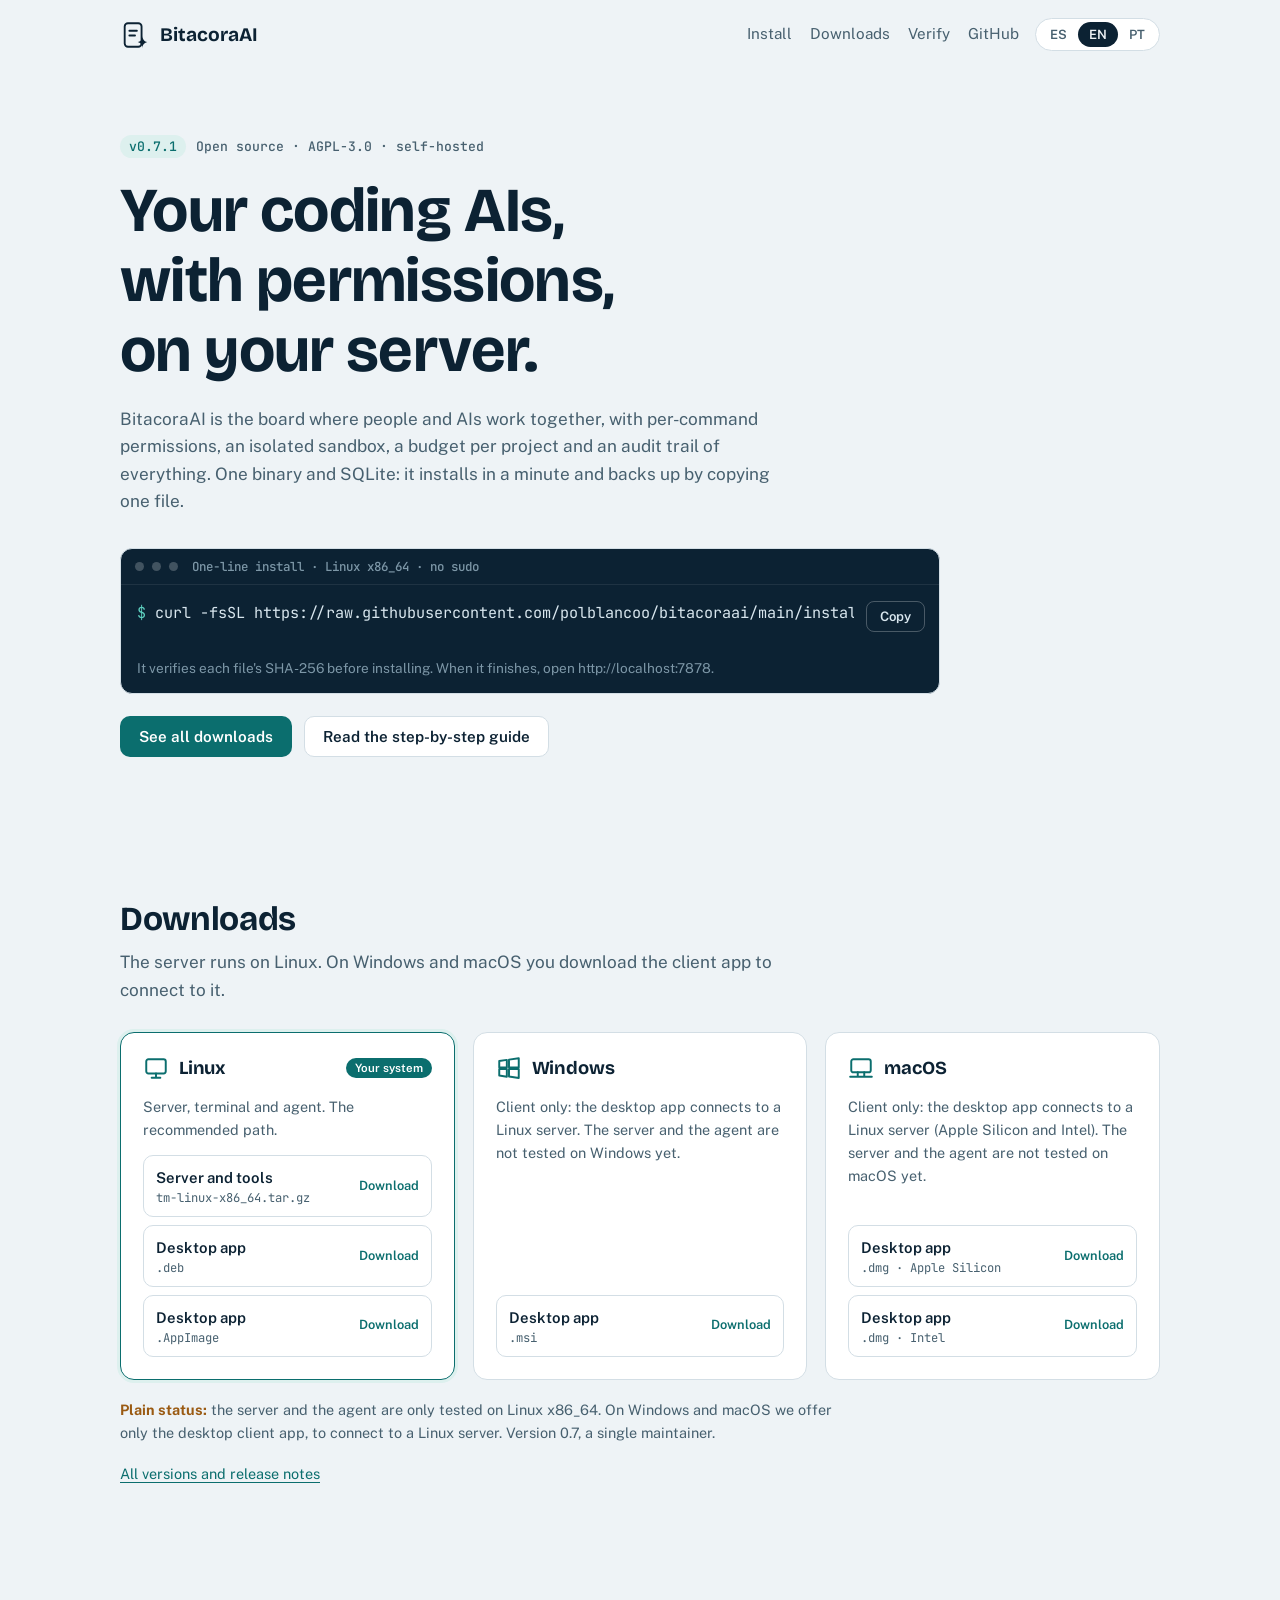
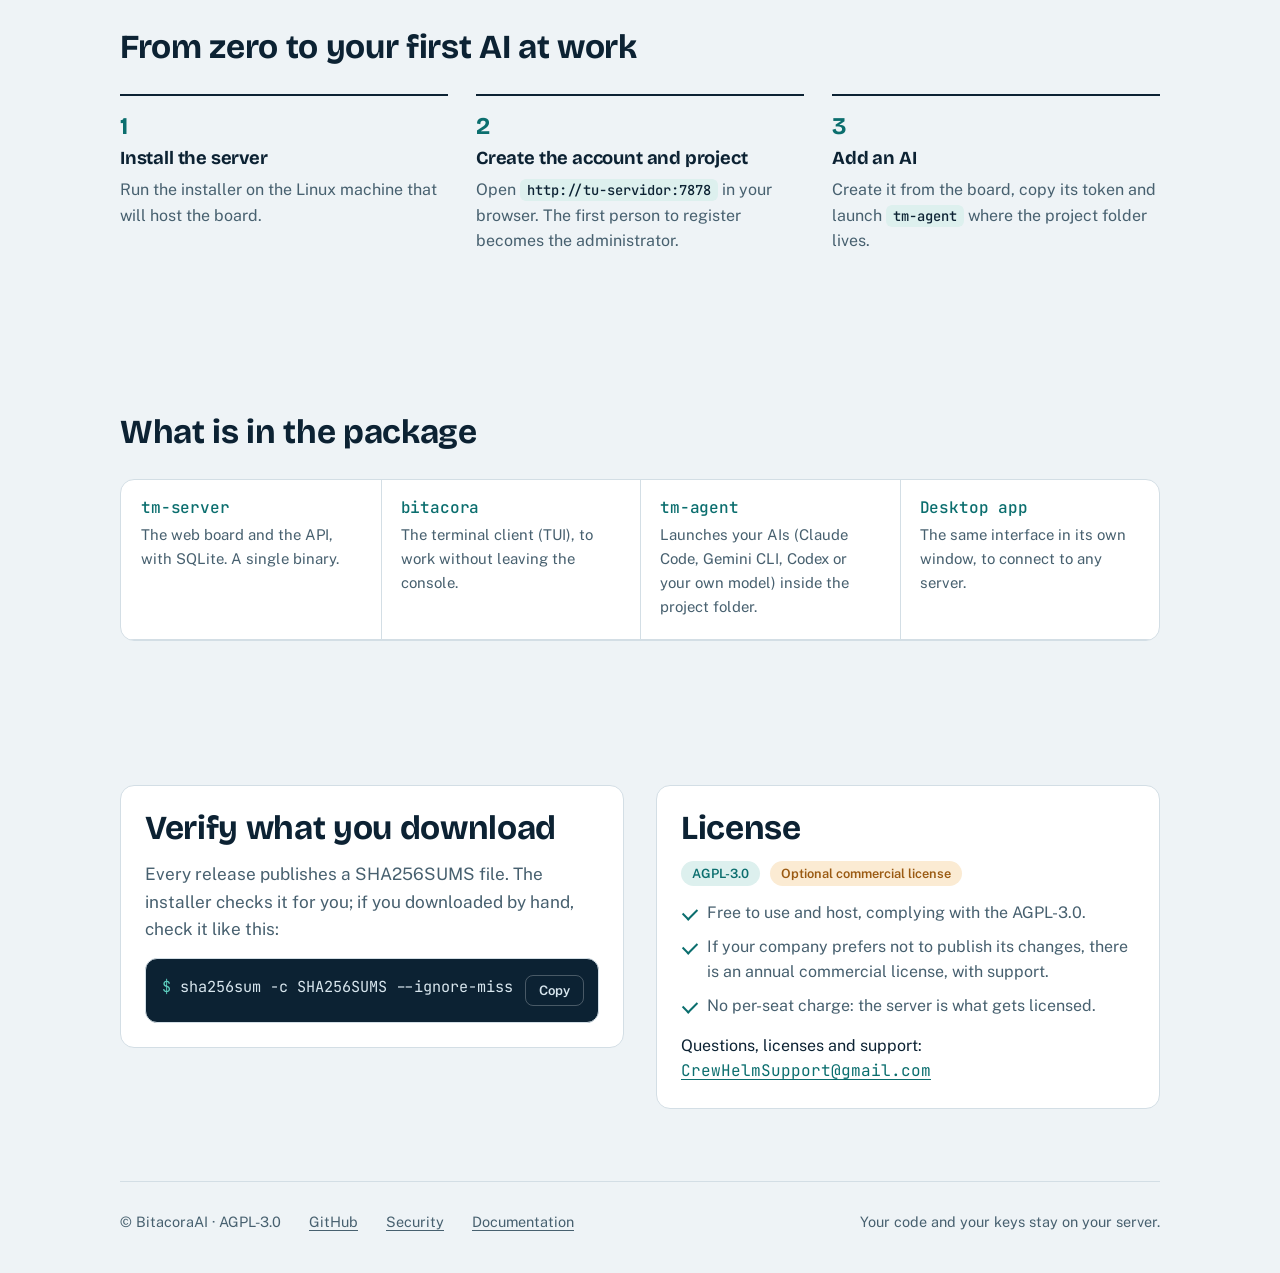
<file: docs/descargas.html>
<!doctype html>
<html lang="es">
<head>
<meta charset="utf-8">
<meta name="viewport" content="width=device-width,initial-scale=1,viewport-fit=cover">
<link rel="icon" href="logo/logo.svg" type="image/svg+xml">
<title>Descargar BitacoraAI</title>
<meta name="description" content="Descargá BitacoraAI: el tablero donde tus IAs de código trabajan en equipo, con permisos, presupuesto y auditoría, en tu propio servidor.">
<link rel="preconnect" href="https://fonts.googleapis.com">
<link rel="stylesheet" href="https://fonts.googleapis.com/css2?family=Bricolage+Grotesque:opsz,wght@12..96,600;12..96,700&family=JetBrains+Mono:wght@400;500&family=Public+Sans:wght@400;500;600&display=swap">
<style>
/* Concepto: sala de máquinas náutica (BitacoraAI = timón). Fondo azul-gris frío, tinta marina, acento verde azulado,
   terminal oscura como pieza central. Una sola columna de lectura, tarjetas solo donde hay una acción. */
:root{
  --bg:#EEF3F6; --surface:#FFFFFF; --ink:#0C2233; --muted:#47606F; --line:#D3DEE5;
  --accent:#0B6E6E; --accent-ink:#FFFFFF; --accent-soft:#DDF0EE; --signal:#9A5A12; --signal-soft:#FBEBD3;
  --term-bg:#0C2233; --term-fg:#D8E6EE; --term-dim:#7D97A7; --term-prompt:#5ED0C0; --focus:#0B6E6E;
  --f-display:"Bricolage Grotesque","Segoe UI",system-ui,sans-serif;
  --f-body:"Public Sans","Segoe UI",system-ui,sans-serif;
  --f-mono:"JetBrains Mono",ui-monospace,"SFMono-Regular",Menlo,Consolas,monospace;
}
@media (prefers-color-scheme:dark){:root:not([data-theme="light"]){
  --bg:#0A1822; --surface:#112636; --ink:#E6EFF4; --muted:#9CB2BF; --line:#213B4C;
  --accent:#4FD1C0; --accent-ink:#05222A; --accent-soft:#12372F; --signal:#F0B567; --signal-soft:#3A2A12;
  --term-bg:#06121A; --term-fg:#D8E6EE; --term-dim:#7D97A7; --term-prompt:#5ED0C0; --focus:#4FD1C0; color-scheme:dark}}
:root[data-theme="dark"]{
  --bg:#0A1822; --surface:#112636; --ink:#E6EFF4; --muted:#9CB2BF; --line:#213B4C;
  --accent:#4FD1C0; --accent-ink:#05222A; --accent-soft:#12372F; --signal:#F0B567; --signal-soft:#3A2A12;
  --term-bg:#06121A; --term-fg:#D8E6EE; --term-dim:#7D97A7; --term-prompt:#5ED0C0; --focus:#4FD1C0; color-scheme:dark}

*{box-sizing:border-box}
html{scroll-behavior:smooth}
body{margin:0;background:var(--bg);color:var(--ink);font:16px/1.6 var(--f-body);
  padding-left:max(16px,env(safe-area-inset-left,0px));padding-right:max(16px,env(safe-area-inset-right,0px));-webkit-font-smoothing:antialiased}
a{color:var(--accent);text-underline-offset:3px}
:focus-visible{outline:3px solid var(--focus);outline-offset:2px;border-radius:6px}
.wrap{max-width:1040px;margin:0 auto}
h1,h2,h3{font-family:var(--f-display);line-height:1.12;margin:0;text-wrap:balance;letter-spacing:-.01em}
h2{font-size:clamp(1.6rem,3.2vw,2.1rem)}
h3{font-size:1.15rem}
p{margin:0}
.mono{font-family:var(--f-mono)}
section{padding-block:clamp(40px,7vw,72px)}
.lead{color:var(--muted);font-size:1.075rem;max-width:62ch}

/* barra superior */
header.top{display:flex;align-items:center;gap:16px;flex-wrap:wrap;padding-block:18px}
.brand{display:flex;align-items:center;gap:10px;font:700 1.2rem var(--f-display);color:var(--ink);text-decoration:none;margin-right:auto}
.brand svg{width:30px;height:30px}
nav.links{display:flex;gap:18px;flex-wrap:wrap;font-size:.95rem}
nav.links a{color:var(--muted);text-decoration:none}
nav.links a:hover{color:var(--ink)}
.lang{display:inline-flex;border:1px solid var(--line);border-radius:999px;padding:3px;background:var(--surface)}
.lang button{font:600 .8rem var(--f-body);border:0;background:none;color:var(--muted);padding:5px 11px;border-radius:999px;cursor:pointer}
.lang button[aria-pressed="true"]{background:var(--ink);color:var(--bg)}

/* portada */
.hero{padding-top:clamp(28px,6vw,64px)}
.eyebrow{display:inline-flex;gap:10px;align-items:center;font:500 .82rem var(--f-mono);color:var(--muted);margin-bottom:18px}
.eyebrow b{background:var(--accent-soft);color:var(--accent);padding:3px 9px;border-radius:999px;font-weight:500}
.hero h1{font-size:clamp(2.2rem,6vw,3.9rem);max-width:17ch}
.hero .lead{margin-top:20px}
.term{margin-top:32px;background:var(--term-bg);color:var(--term-fg);border-radius:12px;overflow:hidden;border:1px solid var(--line);max-width:820px}
.term .bar{display:flex;align-items:center;gap:8px;padding:9px 14px;color:var(--term-dim);font:500 .78rem var(--f-mono);border-bottom:1px solid rgba(255,255,255,.08)}
.term .bar i{width:9px;height:9px;border-radius:50%;background:rgba(255,255,255,.22);display:inline-block}
.term .bar span{margin-left:6px}
.term .cmd{display:flex;align-items:flex-start;gap:12px;padding:16px 14px 16px 16px}
.term pre{margin:0;flex:1;min-width:0;overflow-x:auto;font:400 .95rem/1.6 var(--f-mono);white-space:pre}
.term pre .p{color:var(--term-prompt);user-select:none}
.copy{flex:none;font:600 .82rem var(--f-body);border:1px solid rgba(255,255,255,.25);background:transparent;color:var(--term-fg);padding:7px 13px;border-radius:8px;cursor:pointer}
.copy:hover{background:rgba(255,255,255,.1)}
.copy[data-ok="1"]{background:var(--term-prompt);color:#06222A;border-color:transparent}
.term .foot{padding:10px 16px 14px;color:var(--term-dim);font-size:.85rem}
.cta{display:flex;gap:12px;flex-wrap:wrap;margin-top:22px}
.btn{display:inline-flex;align-items:center;gap:8px;font:600 .95rem var(--f-body);text-decoration:none;padding:11px 18px;border-radius:10px;border:1px solid var(--line);color:var(--ink);background:var(--surface)}
.btn:hover{border-color:var(--accent)}
.btn.primary{background:var(--accent);color:var(--accent-ink);border-color:transparent}
.btn.primary:hover{filter:brightness(1.07)}

/* descargas */
.sec-head{display:grid;gap:10px;margin-bottom:28px}
.grid{display:grid;grid-template-columns:repeat(auto-fit,minmax(min(100%,290px),1fr));gap:18px}
.os{background:var(--surface);border:1px solid var(--line);border-radius:14px;padding:22px;display:flex;flex-direction:column;gap:14px;min-width:0}
.os.you{border-color:var(--accent);box-shadow:0 0 0 3px var(--accent-soft)}
.os header{display:flex;align-items:center;gap:10px}
.os header svg{width:26px;height:26px;color:var(--accent)}
.os .tag{margin-left:auto;font:600 .72rem var(--f-body);background:var(--accent);color:var(--accent-ink);padding:3px 9px;border-radius:999px}
.os .sub{color:var(--muted);font-size:.9rem}
.files{display:grid;gap:8px;margin-top:auto}
.file{display:flex;align-items:center;justify-content:space-between;gap:10px;text-decoration:none;color:var(--ink);border:1px solid var(--line);border-radius:10px;padding:10px 12px;min-width:0}
.file:hover{border-color:var(--accent);background:var(--accent-soft)}
.file strong{display:block;font-size:.93rem;font-weight:600}
.file small{display:block;color:var(--muted);font:400 .76rem var(--f-mono);overflow-wrap:anywhere}
.file em{font-style:normal;font-size:.8rem;color:var(--accent);font-weight:600;white-space:nowrap}
.note{margin-top:18px;color:var(--muted);font-size:.9rem;max-width:80ch}
.note b{color:var(--signal)}

/* pasos */
.steps{display:grid;grid-template-columns:repeat(auto-fit,minmax(min(100%,280px),1fr));gap:28px;margin-top:6px;counter-reset:s;padding:0;list-style:none}
.steps li{display:grid;gap:8px;align-content:start;padding-top:16px;border-top:2px solid var(--ink);min-width:0}
.steps li::before{counter-increment:s;content:counter(s);font:700 1.5rem var(--f-display);color:var(--accent)}
.steps p{color:var(--muted)}
code,.k{font:500 .86em var(--f-mono);background:var(--accent-soft);color:var(--ink);padding:2px 7px;border-radius:6px;overflow-wrap:anywhere}

/* incluye */
.inc{display:grid;grid-template-columns:repeat(auto-fit,minmax(min(100%,230px),1fr));gap:0;border:1px solid var(--line);border-radius:14px;background:var(--surface);overflow:hidden}
.inc div{padding:20px;border-right:1px solid var(--line);border-bottom:1px solid var(--line);margin:-1px -1px 0 0;min-width:0}
.inc h3{font-family:var(--f-mono);font-size:1rem;font-weight:500;color:var(--accent);margin-bottom:6px}
.inc p{color:var(--muted);font-size:.93rem}

/* verificar y licencia */
.two{display:grid;grid-template-columns:repeat(auto-fit,minmax(min(100%,420px),1fr));gap:32px;align-items:start}
.box{background:var(--surface);border:1px solid var(--line);border-radius:14px;padding:24px;display:grid;gap:14px;min-width:0}
.box .term{margin-top:0}
.price{display:flex;gap:10px;flex-wrap:wrap}
.pill{font:600 .8rem var(--f-body);padding:5px 11px;border-radius:999px;background:var(--signal-soft);color:var(--signal)}
.pill.ok{background:var(--accent-soft);color:var(--accent)}
ul.tick{margin:0;padding:0;list-style:none;display:grid;gap:8px}
ul.tick li{padding-left:26px;position:relative;color:var(--muted)}
ul.tick li::before{content:"";position:absolute;left:2px;top:.5em;width:12px;height:7px;border-left:2px solid var(--accent);border-bottom:2px solid var(--accent);transform:rotate(-45deg)}

footer{border-top:1px solid var(--line);padding-block:28px 40px;display:flex;gap:14px 28px;flex-wrap:wrap;color:var(--muted);font-size:.9rem}
footer a{color:var(--muted)}
footer .sp{margin-left:auto}
@media (max-width:560px){footer .sp{margin-left:0}.term .cmd{flex-direction:column}.copy{align-self:flex-end}}
@media (prefers-reduced-motion:reduce){html{scroll-behavior:auto}}
</style>

<div class="wrap">
  <header class="top">
    <a class="brand" href="#top" aria-label="BitacoraAI">
      <svg viewBox="0 0 32 32" fill="none" stroke="currentColor" stroke-width="2" stroke-linecap="round" stroke-linejoin="round" aria-hidden="true"><rect x="5" y="3.5" width="18" height="25" rx="3.5"/><path d="M10 11.5h8M10 16.5h6"/><path d="M24 17c0 4-2.5 6.5-6.5 6.5 4 0 6.5 2.5 6.5 6.5 0-4 2.5-6.5 6.5-6.5-4 0-6.5-2.5-6.5-6.5z" fill="currentColor" stroke="none"/></svg>
      BitacoraAI
    </a>
    <nav class="links" aria-label="Secciones">
      <a href="#instalar" data-i="nav_install">Instalar</a>
      <a href="#descargas" data-i="nav_dl">Descargas</a>
      <a href="#verificar" data-i="nav_verify">Verificar</a>
      <a href="https://github.com/polblancoo/bitacoraai" data-i="nav_gh">GitHub</a>
    </nav>
    <div class="lang" role="group" aria-label="Idioma">
      <button type="button" data-lang="es" aria-pressed="true">ES</button>
      <button type="button" data-lang="en" aria-pressed="false">EN</button>
      <button type="button" data-lang="pt" aria-pressed="false">PT</button>
    </div>
  </header>

  <main id="top">
    <section class="hero" id="instalar">
      <div class="eyebrow"><b id="ver">v0.7.1</b><span data-i="eyebrow">Código abierto · AGPL-3.0 · autoalojado</span></div>
      <h1 data-i="h1">Tus IAs de código, con permisos, en tu servidor.</h1>
      <p class="lead" data-i="lead">BitacoraAI es el tablero donde personas e IAs trabajan juntas, con permisos por comando, cápsula aislada, presupuesto por proyecto y auditoría de todo. Un binario y SQLite: se instala en un minuto y se respalda copiando un archivo.</p>

      <div class="term" role="group" aria-label="Instalador de una línea">
        <div class="bar"><i></i><i></i><i></i><span data-i="term_title">Instalación en una línea · Linux x86_64 · sin sudo</span></div>
        <div class="cmd">
          <pre id="cmd"><span class="p">$ </span>curl -fsSL https://raw.githubusercontent.com/polblancoo/bitacoraai/main/install.sh | sh</pre>
          <button class="copy" type="button" id="copy1" data-i="copy">Copiar</button>
        </div>
        <div class="foot" data-i="term_foot">Verifica el SHA-256 de cada archivo antes de instalar. Al terminar, abrí http://localhost:7878.</div>
      </div>
      <div class="cta">
        <a class="btn primary" href="#descargas" data-i="cta_all">Ver todas las descargas</a>
        <a class="btn" href="https://github.com/polblancoo/bitacoraai/blob/main/docs/GUIA.md" data-i="cta_guide">Leer la guía paso a paso</a>
      </div>
    </section>

    <section id="descargas">
      <div class="sec-head">
        <h2 data-i="dl_h">Descargas</h2>
        <p class="lead" data-i="dl_lead">El servidor corre en Linux. En Windows y macOS descargás la app cliente para conectarte a él.</p>
      </div>
      <div class="grid" id="cards">
        <article class="os" data-os="linux">
          <header><svg viewBox="0 0 24 24" fill="none" stroke="currentColor" stroke-width="1.8" stroke-linecap="round" stroke-linejoin="round" aria-hidden="true"><rect x="3" y="4" width="18" height="13" rx="2"/><path d="M8 21h8M12 17v4"/></svg><h3>Linux</h3><span class="tag" hidden data-i="you">Tu sistema</span></header>
          <p class="sub" data-i="linux_sub">Servidor, terminal y agente. Es el camino recomendado.</p>
          <div class="files">
            <a class="file" data-kind="cli-linux" href="https://github.com/polblancoo/bitacoraai/releases/latest/download/tm-linux-x86_64.tar.gz"><span><strong data-i="f_server">Servidor y herramientas</strong><small>tm-linux-x86_64.tar.gz</small></span><em data-i="get">Descargar</em></a>
            <a class="file" data-kind="deb" href="https://github.com/polblancoo/bitacoraai/releases/latest"><span><strong data-i="f_desk">App de escritorio</strong><small>.deb</small></span><em data-i="get">Descargar</em></a>
            <a class="file" data-kind="appimage" href="https://github.com/polblancoo/bitacoraai/releases/latest"><span><strong data-i="f_desk">App de escritorio</strong><small>.AppImage</small></span><em data-i="get">Descargar</em></a>
          </div>
        </article>
        <article class="os" data-os="windows">
          <header><svg viewBox="0 0 24 24" fill="none" stroke="currentColor" stroke-width="1.8" stroke-linejoin="round" aria-hidden="true"><path d="M3 5.5l7-1v7H3zM12 4.3l9-1.3v8.5h-9zM3 13h7v7l-7-1zM12 13h9v8.2l-9-1.3z"/></svg><h3>Windows</h3><span class="tag" hidden data-i="you">Tu sistema</span></header>
          <p class="sub" data-i="win_sub">Solo cliente: la app de escritorio se conecta a un servidor Linux. El servidor y el agente aún no están probados en Windows.</p>
          <div class="files">
            <a class="file" data-kind="msi" href="https://github.com/polblancoo/bitacoraai/releases/latest"><span><strong data-i="f_desk">App de escritorio</strong><small>.msi</small></span><em data-i="get">Descargar</em></a>
          </div>
        </article>
        <article class="os" data-os="mac">
          <header><svg viewBox="0 0 24 24" fill="none" stroke="currentColor" stroke-width="1.8" stroke-linecap="round" stroke-linejoin="round" aria-hidden="true"><rect x="3" y="4" width="18" height="12" rx="2"/><path d="M2 20h20M9 16v4M15 16v4"/></svg><h3>macOS</h3><span class="tag" hidden data-i="you">Tu sistema</span></header>
          <p class="sub" data-i="mac_sub">Solo cliente: la app de escritorio se conecta a un servidor Linux (Apple Silicon e Intel). El servidor y el agente aún no están probados en macOS.</p>
          <div class="files">
            <a class="file" data-kind="dmg-arm" href="https://github.com/polblancoo/bitacoraai/releases/latest"><span><strong data-i="f_desk">App de escritorio</strong><small>.dmg · Apple Silicon</small></span><em data-i="get">Descargar</em></a>
            <a class="file" data-kind="dmg-intel" href="https://github.com/polblancoo/bitacoraai/releases/latest"><span><strong data-i="f_desk">App de escritorio</strong><small>.dmg · Intel</small></span><em data-i="get">Descargar</em></a>
          </div>
        </article>
      </div>
      <p class="note"><b data-i="honest_b">Estado, sin vueltas:</b> <span data-i="honest">el servidor y el agente solo están probados en Linux x86_64. En Windows y macOS ofrecemos únicamente la app cliente de escritorio, para conectarte a un servidor Linux. Versión 0.7, un solo mantenedor.</span></p>
      <p class="note"><a id="relnotes" href="https://github.com/polblancoo/bitacoraai/releases" data-i="notes">Todas las versiones y novedades</a></p>
    </section>

    <section>
      <div class="sec-head"><h2 data-i="steps_h">De cero a tu primera IA trabajando</h2></div>
      <ol class="steps">
        <li><h3 data-i="s1_h">Instalá el servidor</h3><p data-i="s1_p">Corré el instalador en la máquina Linux que va a alojar el tablero.</p></li>
        <li><h3 data-i="s2_h">Creá la cuenta y el proyecto</h3><p><span data-i="s2_p">Abrí</span> <code>http://tu-servidor:7878</code> <span data-i="s2_p2">en el navegador. La primera persona registrada queda como administradora.</span></p></li>
        <li><h3 data-i="s3_h">Sumá una IA</h3><p><span data-i="s3_p">Creala desde el tablero, copiá su token y lanzá</span> <code>tm-agent</code> <span data-i="s3_p2">donde está la carpeta del proyecto.</span></p></li>
      </ol>
    </section>

    <section>
      <div class="sec-head"><h2 data-i="inc_h">Qué trae el paquete</h2></div>
      <div class="inc">
        <div><h3>tm-server</h3><p data-i="inc1">El tablero web y la API, con SQLite. Un solo binario.</p></div>
        <div><h3>bitacora</h3><p data-i="inc2">El cliente de terminal (TUI) para trabajar sin salir de la consola.</p></div>
        <div><h3>tm-agent</h3><p data-i="inc3">Lanza a tus IAs (Claude Code, Gemini CLI, Codex o un modelo propio) dentro de la carpeta del proyecto.</p></div>
        <div><h3 data-i="inc4_h">App de escritorio</h3><p data-i="inc4">La misma interfaz en una ventana propia, para conectarte a cualquier servidor.</p></div>
      </div>
    </section>

    <section id="verificar">
      <div class="two">
        <div class="box">
          <h2 data-i="ver_h">Verificá lo que descargás</h2>
          <p class="lead" data-i="ver_p">Cada versión publica un archivo SHA256SUMS. El instalador lo comprueba solo; si bajaste a mano, comprobalo así:</p>
          <div class="term">
            <div class="cmd">
              <pre id="cmd2"><span class="p">$ </span>sha256sum -c SHA256SUMS --ignore-missing</pre>
              <button class="copy" type="button" id="copy2" data-i="copy">Copiar</button>
            </div>
          </div>
        </div>
        <div class="box">
          <h2 data-i="lic_h">Licencia</h2>
          <div class="price"><span class="pill ok">AGPL-3.0</span><span class="pill" data-i="lic_pill">Licencia comercial opcional</span></div>
          <ul class="tick">
            <li data-i="lic1">Gratis para usar y alojar, cumpliendo la AGPL-3.0.</li>
            <li data-i="lic2">Si tu empresa prefiere no publicar sus cambios, existe una licencia comercial anual, con soporte.</li>
            <li data-i="lic3">Sin cobro por asiento: se licencia el servidor.</li>
          </ul>
          <p><span data-i="lic_c">Consultas, licencias y soporte:</span> <a href="mailto:CrewHelmSupport@gmail.com" class="mono">CrewHelmSupport@gmail.com</a></p>
        </div>
      </div>
    </section>
  </main>

  <footer>
    <span>© BitacoraAI · AGPL-3.0</span>
    <a href="https://github.com/polblancoo/bitacoraai" data-i="nav_gh">GitHub</a>
    <a href="https://github.com/polblancoo/bitacoraai/blob/main/SECURITY.md" data-i="f_sec">Seguridad</a>
    <a href="https://github.com/polblancoo/bitacoraai/blob/main/docs/GUIA.md" data-i="f_doc">Documentación</a>
    <span class="sp" data-i="f_priv">Tu código y tus claves quedan en tu servidor.</span>
  </footer>
</div>

<script>
(function(){
  var T={
    es:{nav_install:"Instalar",nav_dl:"Descargas",nav_verify:"Verificar",nav_gh:"GitHub",eyebrow:"Código abierto · AGPL-3.0 · autoalojado",
      h1:"Tus IAs de código, con permisos, en tu servidor.",
      lead:"BitacoraAI es el tablero donde personas e IAs trabajan juntas, con permisos por comando, cápsula aislada, presupuesto por proyecto y auditoría de todo. Un binario y SQLite: se instala en un minuto y se respalda copiando un archivo.",
      term_title:"Instalación en una línea · Linux x86_64 · sin sudo",copy:"Copiar",copied:"Copiado",
      term_foot:"Verifica el SHA-256 de cada archivo antes de instalar. Al terminar, abrí http://localhost:7878.",
      cta_all:"Ver todas las descargas",cta_guide:"Leer la guía paso a paso",dl_h:"Descargas",
      dl_lead:"El servidor corre en Linux. En Windows y macOS descargás la app cliente para conectarte a él.",
      you:"Tu sistema",get:"Descargar",linux_sub:"Servidor, terminal y agente. Es el camino recomendado.",f_server:"Servidor y herramientas",f_desk:"App de escritorio",
      win_sub:"Solo cliente: la app de escritorio se conecta a un servidor Linux. El servidor y el agente aún no están probados en Windows.",f_bins:"Binarios (servidor, terminal, agente)",mac_sub:"Solo cliente: la app de escritorio se conecta a un servidor Linux (Apple Silicon e Intel). El servidor y el agente aún no están probados en macOS.",
      honest_b:"Estado, sin vueltas:",honest:"el servidor y el agente solo están probados en Linux x86_64. En Windows y macOS ofrecemos únicamente la app cliente de escritorio, para conectarte a un servidor Linux. Versión 0.7, un solo mantenedor.",
      notes:"Todas las versiones y novedades",steps_h:"De cero a tu primera IA trabajando",s1_h:"Instalá el servidor",s1_p:"Corré el instalador en la máquina Linux que va a alojar el tablero.",
      s2_h:"Creá la cuenta y el proyecto",s2_p:"Abrí",s2_p2:"en el navegador. La primera persona registrada queda como administradora.",s3_h:"Sumá una IA",s3_p:"Creala desde el tablero, copiá su token y lanzá",s3_p2:"donde está la carpeta del proyecto.",
      inc_h:"Qué trae el paquete",inc1:"El tablero web y la API, con SQLite. Un solo binario.",inc2:"El cliente de terminal (TUI) para trabajar sin salir de la consola.",
      inc3:"Lanza a tus IAs (Claude Code, Gemini CLI, Codex o un modelo propio) dentro de la carpeta del proyecto.",inc4_h:"App de escritorio",inc4:"La misma interfaz en una ventana propia, para conectarte a cualquier servidor.",
      ver_h:"Verificá lo que descargás",ver_p:"Cada versión publica un archivo SHA256SUMS. El instalador lo comprueba solo; si bajaste a mano, comprobalo así:",
      lic_h:"Licencia",lic_pill:"Licencia comercial opcional",lic1:"Gratis para usar y alojar, cumpliendo la AGPL-3.0.",lic2:"Si tu empresa prefiere no publicar sus cambios, existe una licencia comercial anual, con soporte.",
      lic3:"Sin cobro por asiento: se licencia el servidor.",lic_c:"Consultas, licencias y soporte:",f_sec:"Seguridad",f_doc:"Documentación",f_priv:"Tu código y tus claves quedan en tu servidor."},
    en:{nav_install:"Install",nav_dl:"Downloads",nav_verify:"Verify",nav_gh:"GitHub",eyebrow:"Open source · AGPL-3.0 · self-hosted",
      h1:"Your coding AIs, with permissions, on your server.",
      lead:"BitacoraAI is the board where people and AIs work together, with per-command permissions, an isolated sandbox, a budget per project and an audit trail of everything. One binary and SQLite: it installs in a minute and backs up by copying one file.",
      term_title:"One-line install · Linux x86_64 · no sudo",copy:"Copy",copied:"Copied",
      term_foot:"It verifies each file's SHA-256 before installing. When it finishes, open http://localhost:7878.",
      cta_all:"See all downloads",cta_guide:"Read the step-by-step guide",dl_h:"Downloads",
      dl_lead:"The server runs on Linux. On Windows and macOS you download the client app to connect to it.",
      you:"Your system",get:"Download",linux_sub:"Server, terminal and agent. The recommended path.",f_server:"Server and tools",f_desk:"Desktop app",
      win_sub:"Client only: the desktop app connects to a Linux server. The server and the agent are not tested on Windows yet.",f_bins:"Binaries (server, terminal, agent)",mac_sub:"Client only: the desktop app connects to a Linux server (Apple Silicon and Intel). The server and the agent are not tested on macOS yet.",
      honest_b:"Plain status:",honest:"the server and the agent are only tested on Linux x86_64. On Windows and macOS we offer only the desktop client app, to connect to a Linux server. Version 0.7, a single maintainer.",
      notes:"All versions and release notes",steps_h:"From zero to your first AI at work",s1_h:"Install the server",s1_p:"Run the installer on the Linux machine that will host the board.",
      s2_h:"Create the account and project",s2_p:"Open",s2_p2:"in your browser. The first person to register becomes the administrator.",s3_h:"Add an AI",s3_p:"Create it from the board, copy its token and launch",s3_p2:"where the project folder lives.",
      inc_h:"What is in the package",inc1:"The web board and the API, with SQLite. A single binary.",inc2:"The terminal client (TUI), to work without leaving the console.",
      inc3:"Launches your AIs (Claude Code, Gemini CLI, Codex or your own model) inside the project folder.",inc4_h:"Desktop app",inc4:"The same interface in its own window, to connect to any server.",
      ver_h:"Verify what you download",ver_p:"Every release publishes a SHA256SUMS file. The installer checks it for you; if you downloaded by hand, check it like this:",
      lic_h:"License",lic_pill:"Optional commercial license",lic1:"Free to use and host, complying with the AGPL-3.0.",lic2:"If your company prefers not to publish its changes, there is an annual commercial license, with support.",
      lic3:"No per-seat charge: the server is what gets licensed.",lic_c:"Questions, licenses and support:",f_sec:"Security",f_doc:"Documentation",f_priv:"Your code and your keys stay on your server."},
    pt:{nav_install:"Instalar",nav_dl:"Downloads",nav_verify:"Verificar",nav_gh:"GitHub",eyebrow:"Código aberto · AGPL-3.0 · auto-hospedado",
      h1:"Suas IAs de código, com permissões, no seu servidor.",
      lead:"O BitacoraAI é o quadro onde pessoas e IAs trabalham juntas, com permissões por comando, sandbox isolado, orçamento por projeto e auditoria de tudo. Um binário e SQLite: instala em um minuto e o backup é copiar um arquivo.",
      term_title:"Instalação em uma linha · Linux x86_64 · sem sudo",copy:"Copiar",copied:"Copiado",
      term_foot:"Verifica o SHA-256 de cada arquivo antes de instalar. Ao terminar, abra http://localhost:7878.",
      cta_all:"Ver todos os downloads",cta_guide:"Ler o guia passo a passo",dl_h:"Downloads",
      dl_lead:"O servidor roda em Linux. No Windows e no macOS você baixa o app cliente para se conectar a ele.",
      you:"Seu sistema",get:"Baixar",linux_sub:"Servidor, terminal e agente. É o caminho recomendado.",f_server:"Servidor e ferramentas",f_desk:"App de desktop",
      win_sub:"Somente cliente: o app de desktop se conecta a um servidor Linux. O servidor e o agente ainda não foram testados no Windows.",f_bins:"Binários (servidor, terminal, agente)",mac_sub:"Somente cliente: o app de desktop se conecta a um servidor Linux (Apple Silicon e Intel). O servidor e o agente ainda não foram testados no macOS.",
      honest_b:"Estado, sem rodeios:",honest:"o servidor e o agente só foram testados em Linux x86_64. No Windows e no macOS oferecemos apenas o app cliente de desktop, para se conectar a um servidor Linux. Versão 0.7, um único mantenedor.",
      notes:"Todas as versões e novidades",steps_h:"Do zero até sua primeira IA trabalhando",s1_h:"Instale o servidor",s1_p:"Rode o instalador na máquina Linux que vai hospedar o quadro.",
      s2_h:"Crie a conta e o projeto",s2_p:"Abra",s2_p2:"no navegador. A primeira pessoa registrada vira administradora.",s3_h:"Adicione uma IA",s3_p:"Crie no quadro, copie o token e execute",s3_p2:"onde está a pasta do projeto.",
      inc_h:"O que vem no pacote",inc1:"O quadro web e a API, com SQLite. Um único binário.",inc2:"O cliente de terminal (TUI) para trabalhar sem sair do console.",
      inc3:"Executa suas IAs (Claude Code, Gemini CLI, Codex ou um modelo próprio) dentro da pasta do projeto.",inc4_h:"App de desktop",inc4:"A mesma interface em janela própria, para se conectar a qualquer servidor.",
      ver_h:"Verifique o que você baixa",ver_p:"Cada versão publica um arquivo SHA256SUMS. O instalador confere sozinho; se baixou à mão, confira assim:",
      lic_h:"Licença",lic_pill:"Licença comercial opcional",lic1:"Grátis para usar e hospedar, cumprindo a AGPL-3.0.",lic2:"Se sua empresa prefere não publicar suas alterações, há uma licença comercial anual, com suporte.",
      lic3:"Sem cobrança por usuário: o que se licencia é o servidor.",lic_c:"Dúvidas, licenças e suporte:",f_sec:"Segurança",f_doc:"Documentação",f_priv:"Seu código e suas chaves ficam no seu servidor."}
  };
  var lang="en";
  try{var s=localStorage.getItem("lang");if(s&&T[s])lang=s;else{var n=(navigator.language||"es").slice(0,2);if(T[n])lang=n}}catch(e){var n2=(navigator.language||"es").slice(0,2);if(T[n2])lang=n2}
  function apply(l){
    lang=l;document.documentElement.lang=l;
    document.querySelectorAll("[data-i]").forEach(function(el){var v=T[l][el.getAttribute("data-i")];if(v!=null)el.textContent=v});
    document.querySelectorAll(".lang button").forEach(function(b){b.setAttribute("aria-pressed",String(b.dataset.lang===l))});
    try{localStorage.setItem("lang",l)}catch(e){}
  }
  document.querySelectorAll(".lang button").forEach(function(b){b.addEventListener("click",function(){apply(b.dataset.lang)})});
  apply(lang);

  // copiar al portapapeles; si el navegador lo rechaza, se selecciona el texto
  function wire(btnId,preId){
    var b=document.getElementById(btnId),p=document.getElementById(preId);if(!b||!p)return;
    b.addEventListener("click",function(){
      var txt=p.textContent.replace(/^\$\s*/,"").trim();
      function done(){b.dataset.ok="1";b.textContent=T[lang].copied;setTimeout(function(){b.dataset.ok="0";b.textContent=T[lang].copy},1800)}
      function sel(){var r=document.createRange();r.selectNodeContents(p);var s=window.getSelection();s.removeAllRanges();s.addRange(r)}
      if(navigator.clipboard&&navigator.clipboard.writeText){navigator.clipboard.writeText(txt).then(done,sel)}else{sel()}
    });
  }
  wire("copy1","cmd");wire("copy2","cmd2");

  // resalta el sistema de quien visita
  var ua=(navigator.userAgent||"")+" "+(navigator.platform||"");
  var mine=/Windows|Win32/i.test(ua)?"windows":/Mac|iPhone|iPad/i.test(ua)?"mac":/Linux|X11|CrOS/i.test(ua)&&!/Android/i.test(ua)?"linux":"";
  if(mine){var c=document.querySelector('.os[data-os="'+mine+'"]');if(c){c.classList.add("you");var t=c.querySelector(".tag");if(t)t.hidden=false}}

  // si la página se sirve desde GitHub Pages, completa versión y enlaces exactos con la API pública de GitHub
  try{
    fetch("https://api.github.com/repos/polblancoo/bitacoraai/releases/latest",{headers:{Accept:"application/vnd.github+json"}})
      .then(function(r){return r.ok?r.json():null}).then(function(rel){
        if(!rel||!rel.assets)return;
        document.getElementById("ver").textContent=rel.tag_name;
        document.getElementById("relnotes").href=rel.html_url;
        var pick={deb:/\.deb$/i,appimage:/\.AppImage$/i,msi:/\.msi$/i,"dmg-arm":/(aarch64|arm64).*\.dmg$/i,"dmg-intel":/(x64|x86_64|intel).*\.dmg$/i};
        Object.keys(pick).forEach(function(k){
          var a=rel.assets.find(function(x){return pick[k].test(x.name)});
          var el=document.querySelector('[data-kind="'+k+'"]');
          if(a&&el){el.href=a.browser_download_url;var sm=el.querySelector("small");if(sm)sm.textContent=a.name}
        });
      }).catch(function(){});
  }catch(e){}
})();
</script>
</file>
